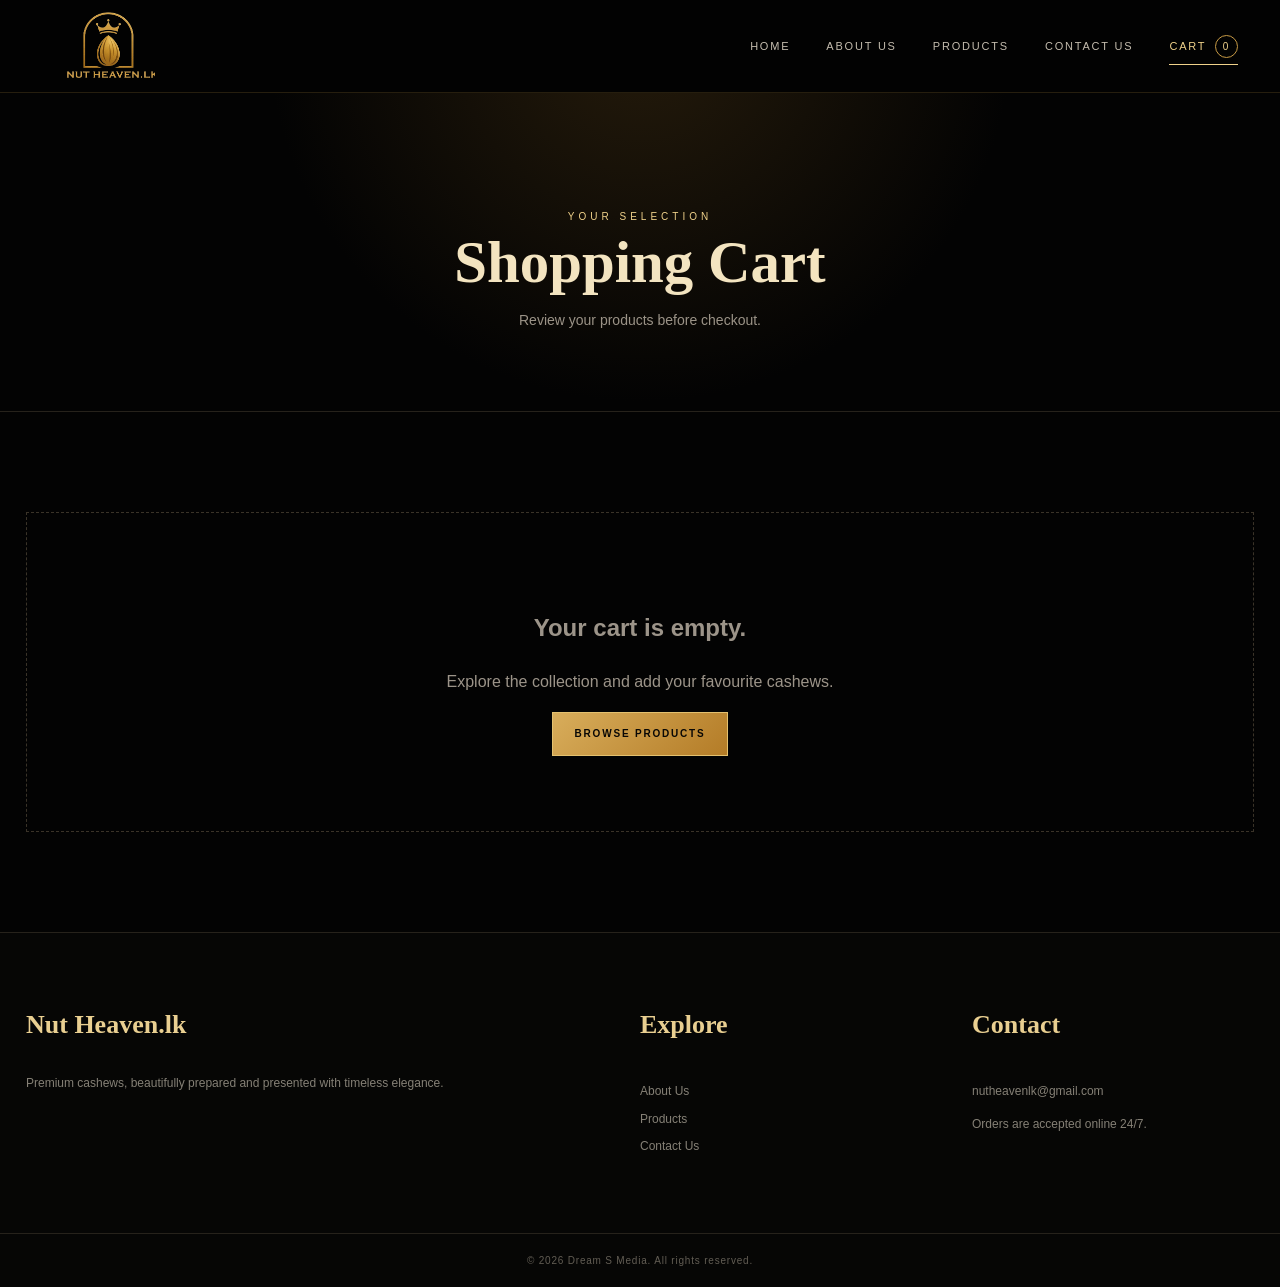
<file: index.html>
<html xmlns="http://www.w3.org/1999/xhtml" lang="en">

<head>
	<meta http-equiv="Content-Type" content="text/html; charset=utf-8" />
	<meta name="description" content="HTTrack is an easy-to-use website mirror utility. It allows you to download a World Wide website from the Internet to a local directory,building recursively all structures, getting html, images, and other files from the server to your computer. Links are rebuiltrelatively so that you can freely browse to the local site (works with any browser). You can mirror several sites together so that you can jump from one toanother. You can, also, update an existing mirror site, or resume an interrupted download. The robot is fully configurable, with an integrated help" />
	<meta name="keywords" content="httrack, HTTRACK, HTTrack, winhttrack, WINHTTRACK, WinHTTrack, offline browser, web mirror utility, aspirateur web, surf offline, web capture, www mirror utility, browse offline, local  site builder, website mirroring, aspirateur www, internet grabber, capture de site web, internet tool, hors connexion, unix, dos, windows 95, windows 98, solaris, ibm580, AIX 4.0, HTS, HTGet, web aspirator, web aspirateur, libre, GPL, GNU, free software" />
	<title>Local index - HTTrack Website Copier</title>
  <!-- Mirror and index made by HTTrack Website Copier/3.50-5 [XR&CO] -->
	<style type="text/css">
	<!--

body {
	margin: 0;  padding: 0;  margin-bottom: 15px;  margin-top: 8px;
	background: #77b;
}
body, td {
	font: 14px "Trebuchet MS", Verdana, Arial, Helvetica, sans-serif;
	}

#subTitle {
	background: #000;  color: #fff;  padding: 4px;  font-weight: bold; 
	}

#siteNavigation a, #siteNavigation .current {
	font-weight: bold;  color: #448;
	}
#siteNavigation a:link    { text-decoration: none; }
#siteNavigation a:visited { text-decoration: none; }

#siteNavigation .current { background-color: #ccd; }

#siteNavigation a:hover   { text-decoration: none;  background-color: #fff;  color: #000; }
#siteNavigation a:active  { text-decoration: none;  background-color: #ccc; }


a:link    { text-decoration: underline;  color: #00f; }
a:visited { text-decoration: underline;  color: #000; }
a:hover   { text-decoration: underline;  color: #c00; }
a:active  { text-decoration: underline; }

#pageContent {
	clear: both;
	border-bottom: 6px solid #000;
	padding: 10px;  padding-top: 20px;
	line-height: 1.65em;
	background-image: url(backblue.gif);
	background-repeat: no-repeat;
	background-position: top right;
	}

#pageContent, #siteNavigation {
	background-color: #ccd;
	}


.imgLeft  { float: left;   margin-right: 10px;  margin-bottom: 10px; }
.imgRight { float: right;  margin-left: 10px;   margin-bottom: 10px; }

hr { height: 1px;  color: #000;  background-color: #000;  margin-bottom: 15px; }

h1 { margin: 0;  font-weight: bold;  font-size: 2em; }
h2 { margin: 0;  font-weight: bold;  font-size: 1.6em; }
h3 { margin: 0;  font-weight: bold;  font-size: 1.3em; }
h4 { margin: 0;  font-weight: bold;  font-size: 1.18em; }

.blak { background-color: #000; }
.hide { display: none; }
.tableWidth { min-width: 400px; }

.tblRegular       { border-collapse: collapse; }
.tblRegular td    { padding: 6px;  background-image: url(fade.gif);  border: 2px solid #99c; }
.tblHeaderColor, .tblHeaderColor td { background: #99c; }
.tblNoBorder td   { border: 0; }


// -->
</style>

</head>

<body>
<table width="76%" border="0" align="center" cellspacing="0" cellpadding="3" class="tableWidth">
	<tr>
	<td id="subTitle">HTTrack Website Copier - Open Source offline browser</td>
	</tr>
</table>
<table width="76%" border="0" align="center" cellspacing="0" cellpadding="0" class="tableWidth">
<tr class="blak">
<td>
	<table width="100%" border="0" align="center" cellspacing="1" cellpadding="0">
	<tr>
	<td colspan="6"> 
		<table width="100%" border="0" align="center" cellspacing="0" cellpadding="10">
		<tr> 
		<td id="pageContent"> 
<!-- ==================== End prologue ==================== -->

<H1 ALIGN=Center>Index of locally available sites:</H1>
	<TABLE BORDER="0" WIDTH="100%" CELLSPACING="1" CELLPADDING="0">
		<TR>
			<TD BACKGROUND="fade.gif">
				&middot;
					<A HREF="localhost/NutHeavenlk/cart.html">
						Your Cart | Nut Heaven.lk
					</A>		
			</TD>
		</TR>
	</TABLE>
	<BR>
	<BR>
	<BR>
  	<H6 ALIGN="RIGHT">
	<I>Mirror and index made by HTTrack Website Copier [XR&amp;CO]</I>
	</H6>
	<!-- Mirror and index made by HTTrack Website Copier/3.50-5 [XR&CO] -->
	<!-- Thanks for using HTTrack Website Copier! -->
	<meta HTTP-EQUIV="Refresh" CONTENT="0; URL=localhost/NutHeavenlk/cart.html">


<!-- ==================== Start epilogue ==================== -->
		</td>
		</tr>
		</table>
	</td>
	</tr>
	</table>
</td>
</tr>
</table>

<table width="76%" border="0" align="center" valign="bottom" cellspacing="0" cellpadding="0">
	<tr>
	<td id="footer"><small>&copy; 1998 Xavier Roche &amp; other contributors - Web Design: Leto Kauler.</small></td>
	</tr>
</table>

</body>

</html>
</file>
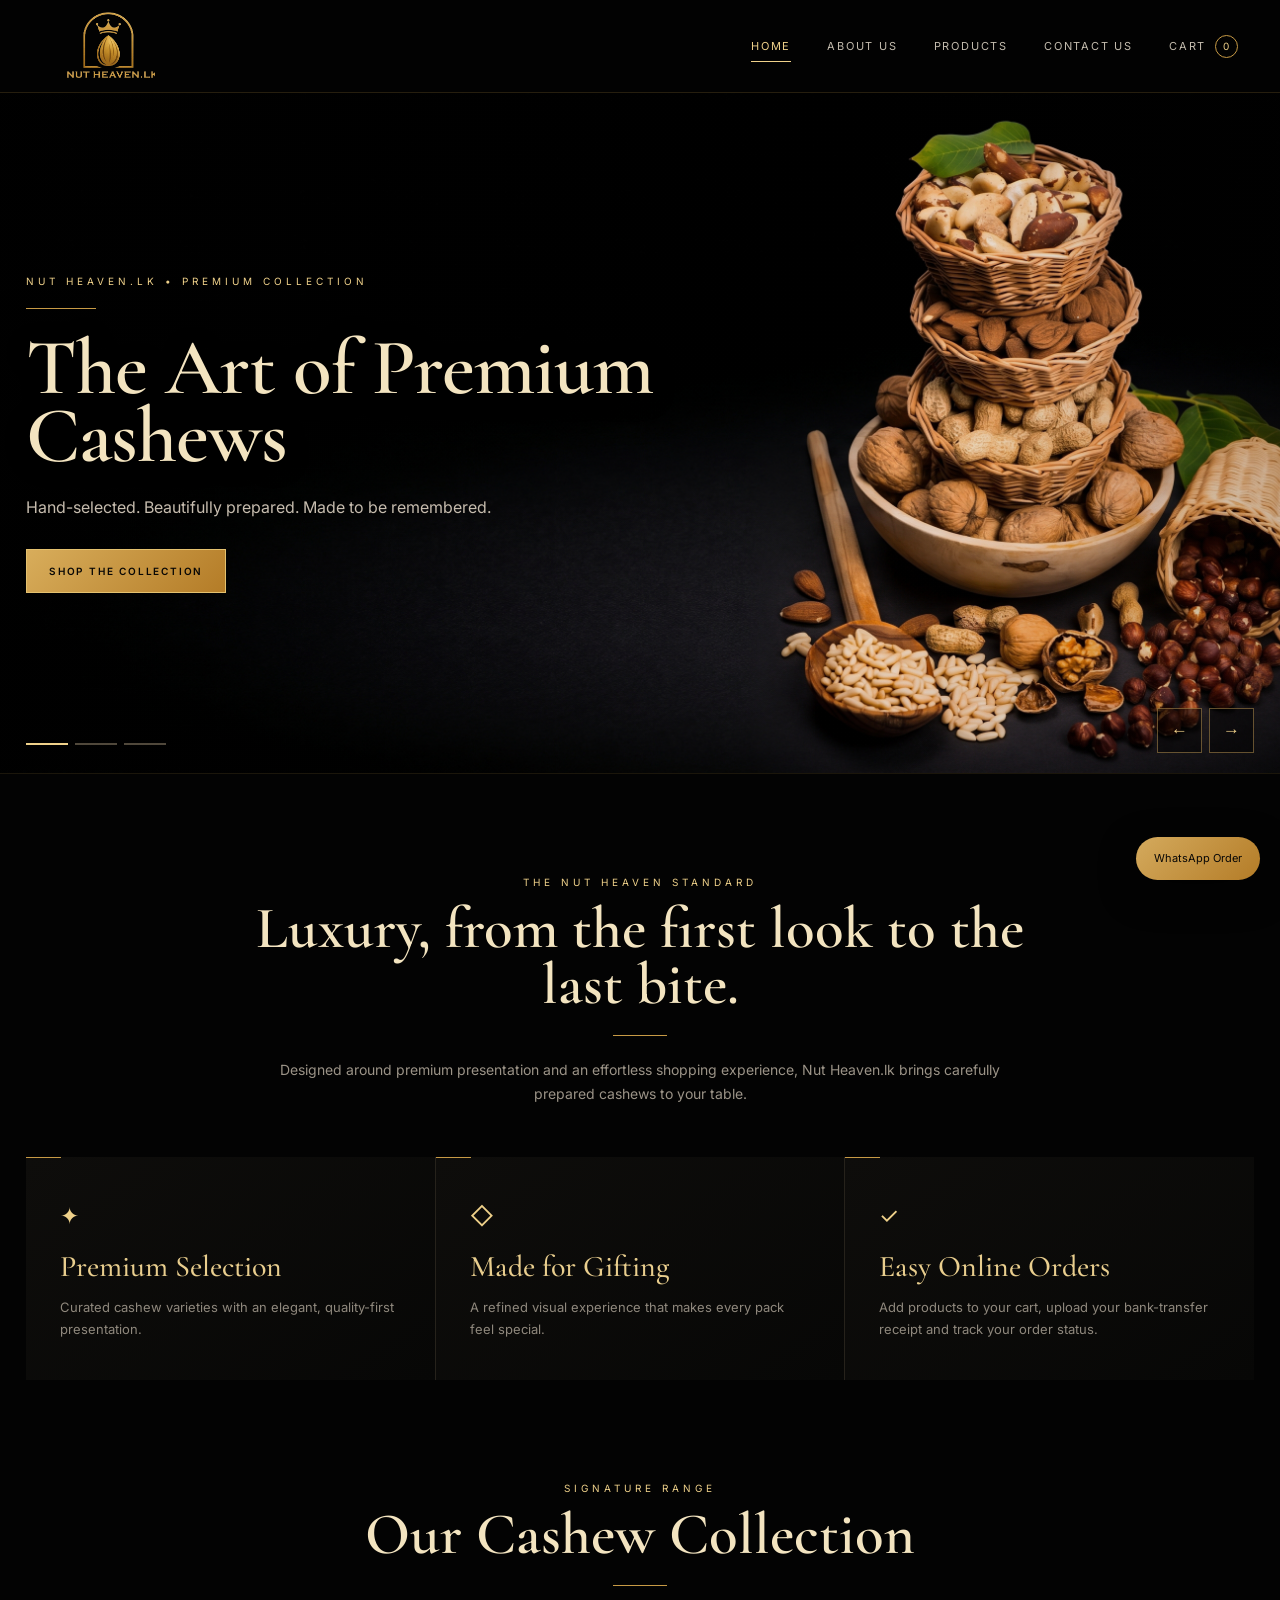
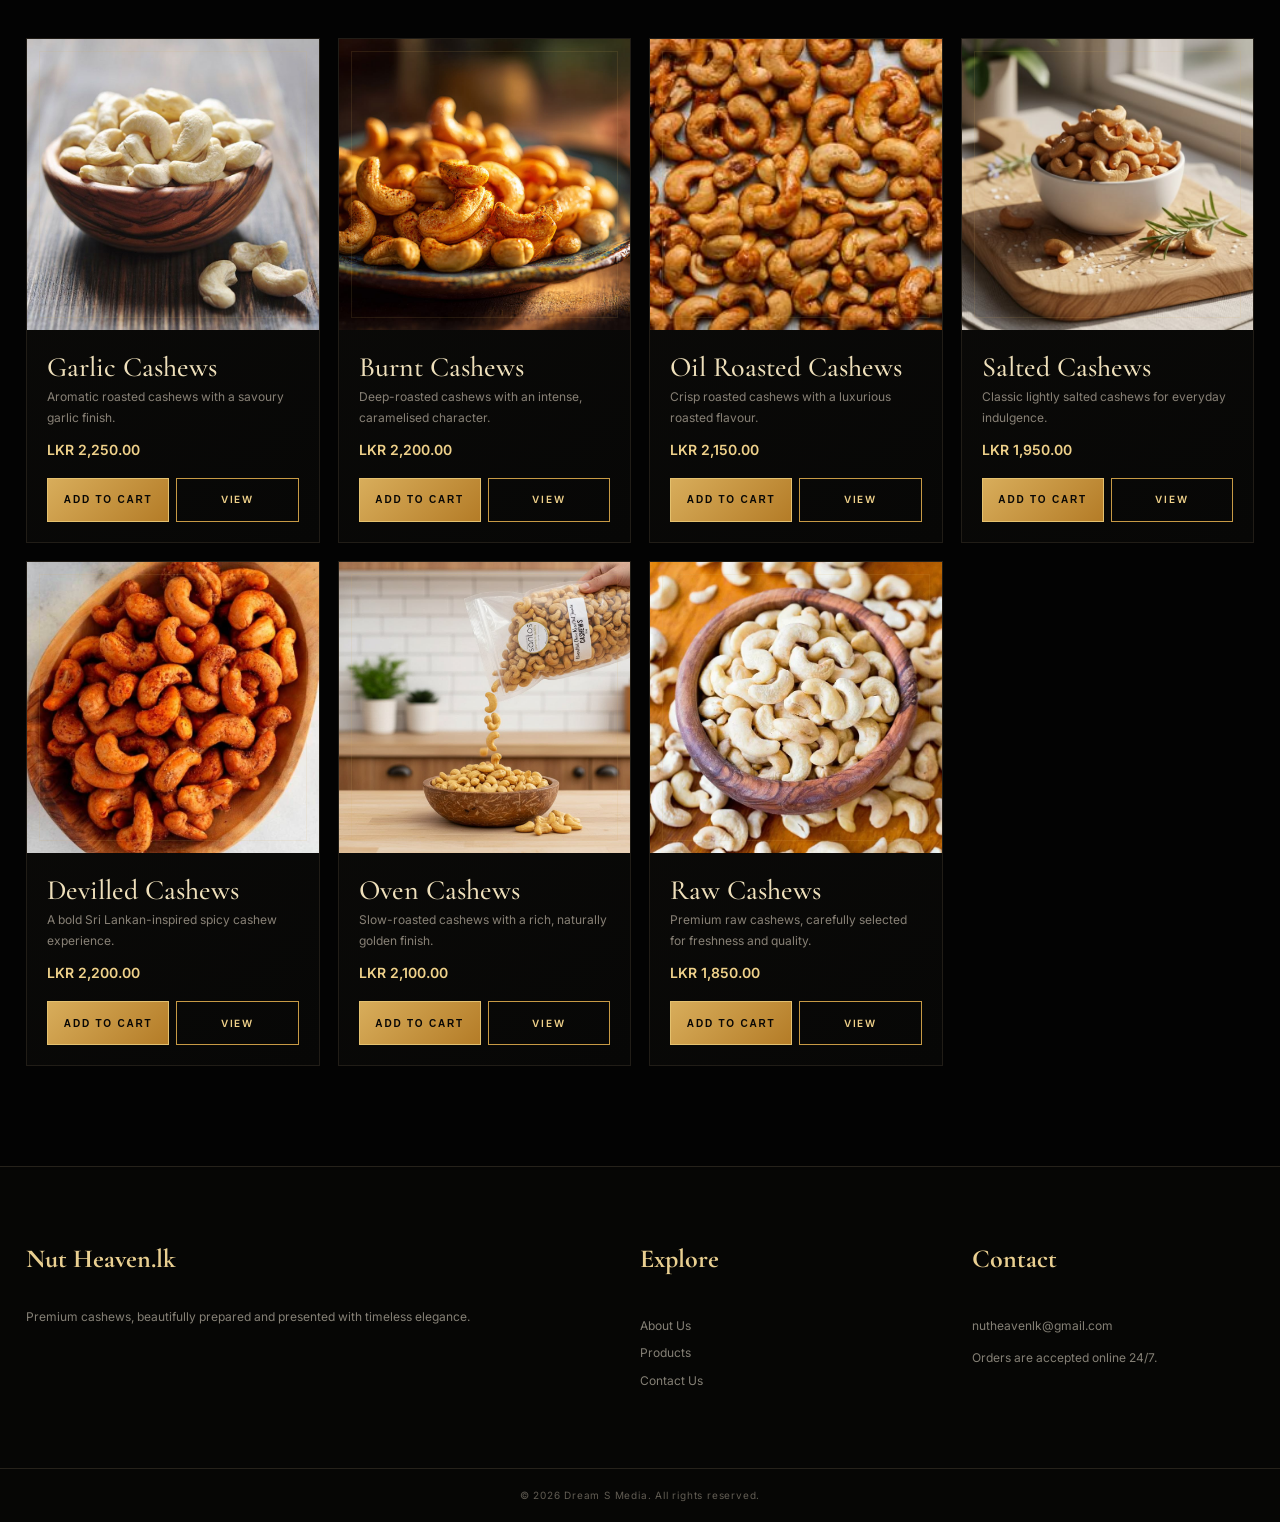
<file: localhost/NutHeavenlk/index.html>
<!doctype html>
<html lang="en">

<!-- Mirrored from http://localhost/NutHeavenlk/index.php by HTTrack Website Copier/3.x [XR&CO], Tue, 06 Oct 2026 18:51:25 GMT -->
<!-- Added by HTTrack --><meta http-equiv="content-type" content="text/html;charset=UTF-8" /><!-- /Added by HTTrack -->
<head>
<meta charset="utf-8">
<meta name="viewport" content="width=device-width,initial-scale=1">
<title>Nut Heaven.lk | Premium Cashews</title>
<meta name="description" content="Premium cashews from Nut Heaven.lk. Shop our signature Sri Lankan cashew collection.">
<link rel="stylesheet" href="assets/css/style.css">
</head>
<body>
<header class="site-header">
  <div class="nav-wrap">
    <a class="brand" href="index.html"><img src="assets/images/logo-premium.png" alt="Nut Heaven.lk logo"></a>
    <button class="menu-toggle" aria-label="Open menu">☰</button>
    <nav class="main-nav">
      <a class="active" href="index.html">Home</a>
      <a class="" href="about.html">About Us</a>
      <a class="" href="products.html">Products</a>
      <a class="" href="contact.html">Contact Us</a>
      <a class="cart-link " href="cart.html">Cart <span>0</span></a>
    </nav>
  </div>
</header>
<main>
<section class="hero"><div class="slides">
<div class="slide active" style="background-image:url('assets/images/banners/banner-1.jpg')"><div class="slide-content"><div class="eyebrow">Nut Heaven.lk • Premium Collection</div><div class="hero-rule"></div><h1>The Art of Premium Cashews</h1><p>Hand-selected. Beautifully prepared. Made to be remembered.</p><a class="btn gold" href="products.html">Shop the Collection</a></div></div>
<div class="slide " style="background-image:url('assets/images/banners/banner-2.jpg')"><div class="slide-content"><div class="eyebrow">Nut Heaven.lk • Premium Collection</div><div class="hero-rule"></div><h1>A Little Luxury in Every Bite</h1><p>Discover our signature roasted, seasoned and classic cashew range.</p><a class="btn gold" href="products.html">Shop the Collection</a></div></div>
<div class="slide " style="background-image:url('assets/images/banners/banner-3.jpg')"><div class="slide-content"><div class="eyebrow">Nut Heaven.lk • Premium Collection</div><div class="hero-rule"></div><h1>Crafted for Your Table</h1><p>Premium Sri Lankan cashews, presented with timeless elegance.</p><a class="btn gold" href="products.html">Shop the Collection</a></div></div>
<div class="slider-nav"><button class="dot active" aria-label="Slide 1"></button><button class="dot " aria-label="Slide 2"></button><button class="dot " aria-label="Slide 3"></button></div>
<div class="slider-arrows"><button data-prev aria-label="Previous">←</button><button data-next aria-label="Next">→</button></div></div></section>
<section class="section">
<div class="section-head"><div class="eyebrow">The Nut Heaven Standard</div><h2>Luxury, from the first look to the last bite.</h2><div class="gold-line"></div><p>Designed around premium presentation and an effortless shopping experience, Nut Heaven.lk brings carefully prepared cashews to your table.</p></div>
<div class="feature-grid">
<div class="feature-card"><div class="icon">✦</div><h3>Premium Selection</h3><p>Curated cashew varieties with an elegant, quality-first presentation.</p></div>
<div class="feature-card"><div class="icon">◇</div><h3>Made for Gifting</h3><p>A refined visual experience that makes every pack feel special.</p></div>
<div class="feature-card"><div class="icon">✓</div><h3>Easy Online Orders</h3><p>Add products to your cart, upload your bank-transfer receipt and track your order status.</p></div>
</div>
</section>

<section class="section" style="padding-top:0">
<div class="section-head"><div class="eyebrow">Signature Range</div><h2>Our Cashew Collection</h2><div class="gold-line"></div></div>
<div class="product-grid">
<article class="product-card"><a href="product8803.html?id=7"><div class="product-image"><img src="assets/images/products/garlic-cashews.jpg" alt="Garlic Cashews"></div></a><div class="product-info"><h3>Garlic Cashews</h3><p>Aromatic roasted cashews with a savoury garlic finish.</p><div class="price">LKR 2,250.00</div><div class="product-actions"><button class="btn gold" data-add-cart="7">Add to Cart</button><a class="btn" href="product8803.html?id=7">View</a></div></div></article><article class="product-card"><a href="product3a9f.html?id=6"><div class="product-image"><img src="assets/images/products/burnt-cashews.jpg" alt="Burnt Cashews"></div></a><div class="product-info"><h3>Burnt Cashews</h3><p>Deep-roasted cashews with an intense, caramelised character.</p><div class="price">LKR 2,200.00</div><div class="product-actions"><button class="btn gold" data-add-cart="6">Add to Cart</button><a class="btn" href="product3a9f.html?id=6">View</a></div></div></article><article class="product-card"><a href="productd61c.html?id=5"><div class="product-image"><img src="assets/images/products/oil-roasted-cashews.jpg" alt="Oil Roasted Cashews"></div></a><div class="product-info"><h3>Oil Roasted Cashews</h3><p>Crisp roasted cashews with a luxurious roasted flavour.</p><div class="price">LKR 2,150.00</div><div class="product-actions"><button class="btn gold" data-add-cart="5">Add to Cart</button><a class="btn" href="productd61c.html?id=5">View</a></div></div></article><article class="product-card"><a href="productdcfd.html?id=4"><div class="product-image"><img src="assets/images/products/salted-cashews.jpg" alt="Salted Cashews"></div></a><div class="product-info"><h3>Salted Cashews</h3><p>Classic lightly salted cashews for everyday indulgence.</p><div class="price">LKR 1,950.00</div><div class="product-actions"><button class="btn gold" data-add-cart="4">Add to Cart</button><a class="btn" href="productdcfd.html?id=4">View</a></div></div></article><article class="product-card"><a href="productd708.html?id=3"><div class="product-image"><img src="assets/images/products/devilled-cashews.jpg" alt="Devilled Cashews"></div></a><div class="product-info"><h3>Devilled Cashews</h3><p>A bold Sri Lankan-inspired spicy cashew experience.</p><div class="price">LKR 2,200.00</div><div class="product-actions"><button class="btn gold" data-add-cart="3">Add to Cart</button><a class="btn" href="productd708.html?id=3">View</a></div></div></article><article class="product-card"><a href="product0b30.html?id=2"><div class="product-image"><img src="assets/images/products/oven-cashews.jpg" alt="Oven Cashews"></div></a><div class="product-info"><h3>Oven Cashews</h3><p>Slow-roasted cashews with a rich, naturally golden finish.</p><div class="price">LKR 2,100.00</div><div class="product-actions"><button class="btn gold" data-add-cart="2">Add to Cart</button><a class="btn" href="product0b30.html?id=2">View</a></div></div></article><article class="product-card"><a href="product681a.html?id=1"><div class="product-image"><img src="assets/images/products/raw-cashews.jpg" alt="Raw Cashews"></div></a><div class="product-info"><h3>Raw Cashews</h3><p>Premium raw cashews, carefully selected for freshness and quality.</p><div class="price">LKR 1,850.00</div><div class="product-actions"><button class="btn gold" data-add-cart="1">Add to Cart</button><a class="btn" href="product681a.html?id=1">View</a></div></div></article></div>
</section>
<a class="whatsapp" href="https://wa.me/?text=Hello%20Nut%20Heaven.lk%2C%20I%20would%20like%20to%20order%20cashews." target="_blank">WhatsApp Order</a>

</main>
<footer class="footer">
  <div class="footer-grid">
    <div><h3>Nut Heaven.lk</h3><p>Premium cashews, beautifully prepared and presented with timeless elegance.</p></div>
    <div><h4>Explore</h4><a href="about.html">About Us</a><a href="products.html">Products</a><a href="contact.html">Contact Us</a></div>
    <div><h4>Contact</h4><a href="mailto:nutheavenlk@gmail.com">nutheavenlk@gmail.com</a><p>Orders are accepted online 24/7.</p></div>
  </div>
  <div class="footer-bottom">© 2026 Dream S Media. All rights reserved.</div>
</footer>
<script src="assets/js/app.js"></script>
</body>
<!-- Mirrored from http://localhost/NutHeavenlk/index.php by HTTrack Website Copier/3.x [XR&CO], Tue, 06 Oct 2026 18:51:50 GMT -->
</html>
</file>
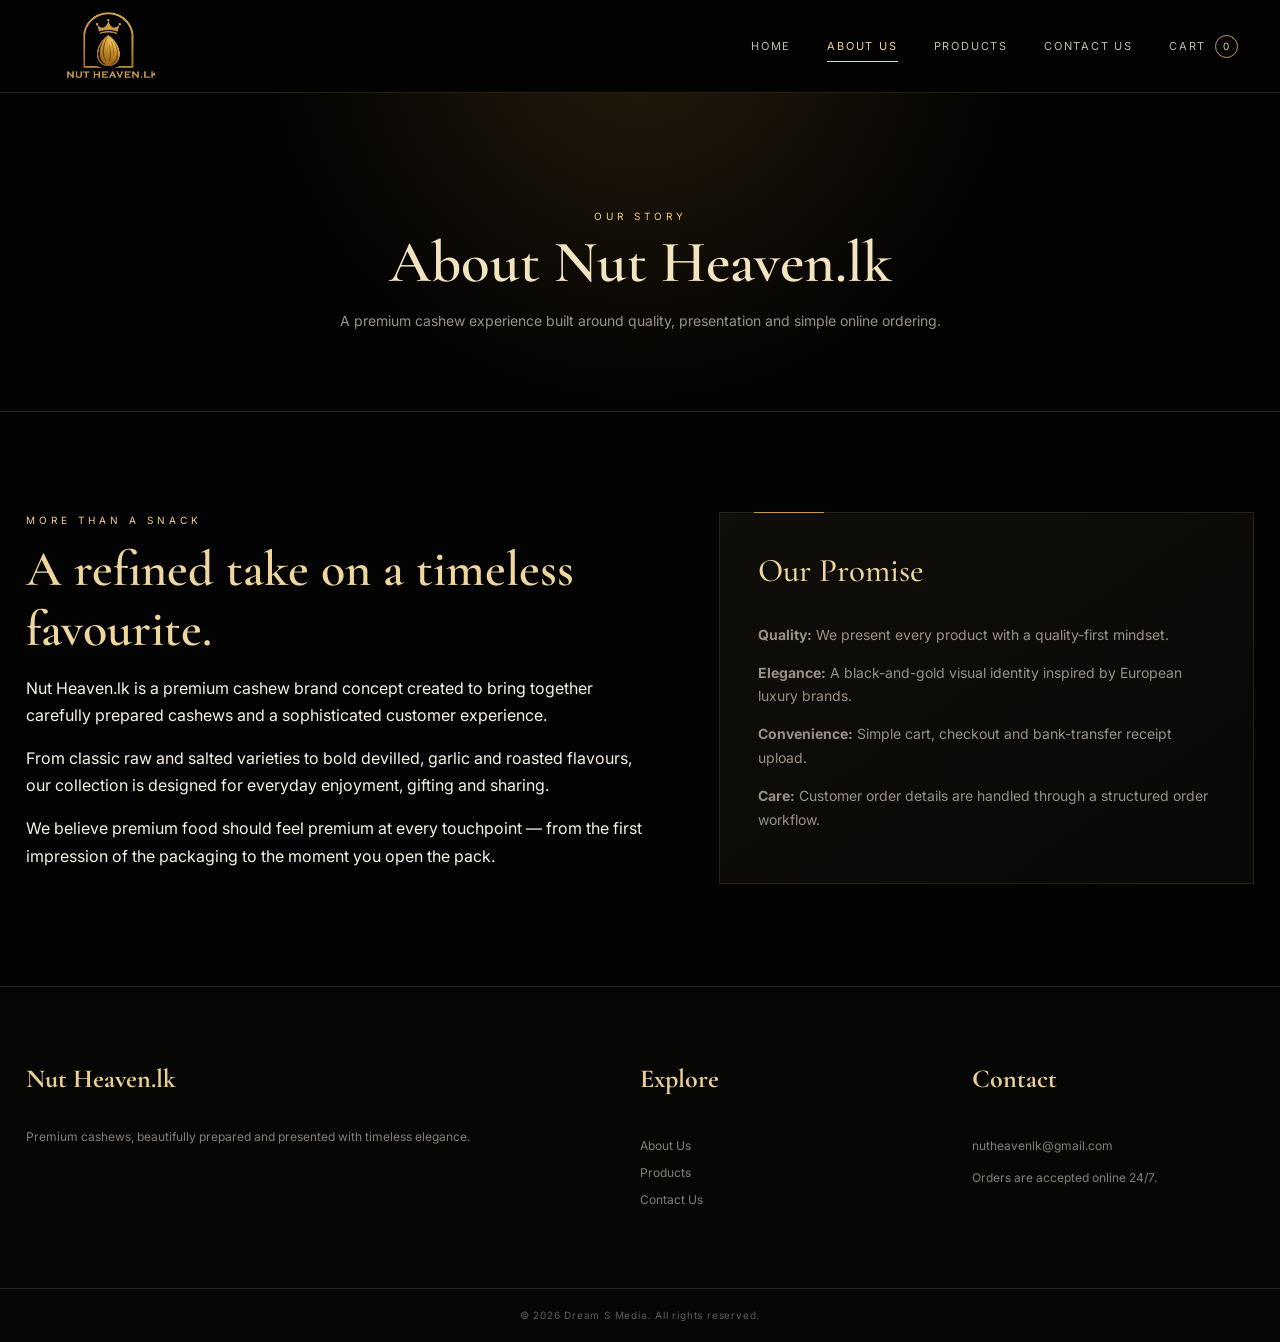
<file: localhost/NutHeavenlk/about.html>
<!doctype html>
<html lang="en">

<!-- Mirrored from http://localhost/NutHeavenlk/about.php by HTTrack Website Copier/3.x [XR&CO], Tue, 06 Oct 2026 18:51:56 GMT -->
<!-- Added by HTTrack --><meta http-equiv="content-type" content="text/html;charset=UTF-8" /><!-- /Added by HTTrack -->
<head>
<meta charset="utf-8">
<meta name="viewport" content="width=device-width,initial-scale=1">
<title>About Us | Nut Heaven.lk</title>
<meta name="description" content="Premium cashews by Nut Heaven.lk">
<link rel="stylesheet" href="assets/css/style.css">
</head>
<body>
<header class="site-header">
  <div class="nav-wrap">
    <a class="brand" href="index.html"><img src="assets/images/logo-premium.png" alt="Nut Heaven.lk logo"></a>
    <button class="menu-toggle" aria-label="Open menu">☰</button>
    <nav class="main-nav">
      <a class="" href="index.html">Home</a>
      <a class="active" href="about.html">About Us</a>
      <a class="" href="products.html">Products</a>
      <a class="" href="contact.html">Contact Us</a>
      <a class="cart-link " href="cart.html">Cart <span>0</span></a>
    </nav>
  </div>
</header>
<main>
<section class="page-hero"><div class="eyebrow">Our Story</div><h1>About Nut Heaven.lk</h1><p>A premium cashew experience built around quality, presentation and simple online ordering.</p></section>
<section class="section"><div class="two-col">
<div><div class="eyebrow">More than a snack</div><h2 style="font:600 50px 'Cormorant Garamond',serif;color:#efd69c;margin:10px 0">A refined take on a timeless favourite.</h2>
<p>Nut Heaven.lk is a premium cashew brand concept created to bring together carefully prepared cashews and a sophisticated customer experience.</p>
<p>From classic raw and salted varieties to bold devilled, garlic and roasted flavours, our collection is designed for everyday enjoyment, gifting and sharing.</p>
<p>We believe premium food should feel premium at every touchpoint — from the first impression of the packaging to the moment you open the pack.</p></div>
<div class="luxury-panel"><h3>Our Promise</h3><p><strong>Quality:</strong> We present every product with a quality-first mindset.</p><p><strong>Elegance:</strong> A black-and-gold visual identity inspired by European luxury brands.</p><p><strong>Convenience:</strong> Simple cart, checkout and bank-transfer receipt upload.</p><p><strong>Care:</strong> Customer order details are handled through a structured order workflow.</p></div>
</div></section>

</main>
<footer class="footer">
  <div class="footer-grid">
    <div><h3>Nut Heaven.lk</h3><p>Premium cashews, beautifully prepared and presented with timeless elegance.</p></div>
    <div><h4>Explore</h4><a href="about.html">About Us</a><a href="products.html">Products</a><a href="contact.html">Contact Us</a></div>
    <div><h4>Contact</h4><a href="mailto:nutheavenlk@gmail.com">nutheavenlk@gmail.com</a><p>Orders are accepted online 24/7.</p></div>
  </div>
  <div class="footer-bottom">© 2026 Dream S Media. All rights reserved.</div>
</footer>
<script src="assets/js/app.js"></script>
</body>
<!-- Mirrored from http://localhost/NutHeavenlk/about.php by HTTrack Website Copier/3.x [XR&CO], Tue, 06 Oct 2026 18:51:56 GMT -->
</html>
</file>
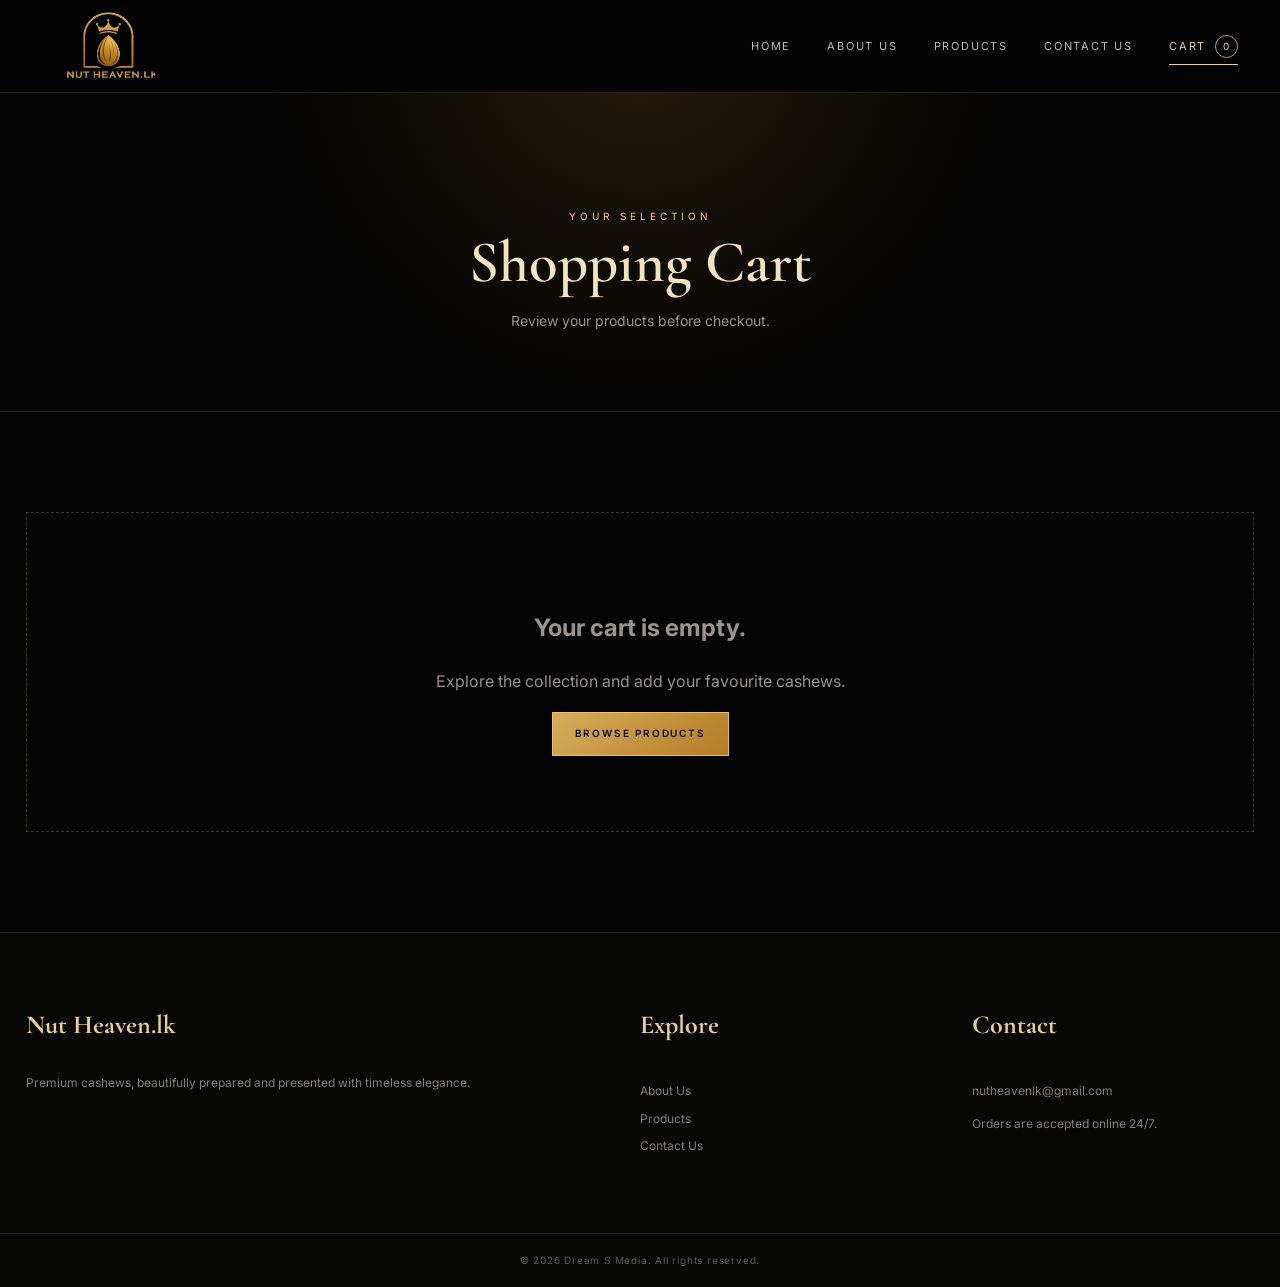
<file: localhost/NutHeavenlk/cart.html>
<!doctype html>
<html lang="en">

<!-- Mirrored from http://localhost/NutHeavenlk/cart.php by HTTrack Website Copier/3.x [XR&CO], Tue, 06 Oct 2026 18:51:23 GMT -->
<!-- Added by HTTrack --><meta http-equiv="content-type" content="text/html;charset=UTF-8" /><!-- /Added by HTTrack -->
<head>
<meta charset="utf-8">
<meta name="viewport" content="width=device-width,initial-scale=1">
<title>Your Cart | Nut Heaven.lk</title>
<meta name="description" content="Premium cashews by Nut Heaven.lk">
<link rel="stylesheet" href="assets/css/style.css">
</head>
<body>
<header class="site-header">
  <div class="nav-wrap">
    <a class="brand" href="index.html"><img src="assets/images/logo-premium.png" alt="Nut Heaven.lk logo"></a>
    <button class="menu-toggle" aria-label="Open menu">☰</button>
    <nav class="main-nav">
      <a class="" href="index.html">Home</a>
      <a class="" href="about.html">About Us</a>
      <a class="" href="products.html">Products</a>
      <a class="" href="contact.html">Contact Us</a>
      <a class="cart-link active" href="cart.html">Cart <span>0</span></a>
    </nav>
  </div>
</header>
<main>
<section class="page-hero"><div class="eyebrow">Your Selection</div><h1>Shopping Cart</h1><p>Review your products before checkout.</p></section>
<section class="section"><div class="empty"><h2>Your cart is empty.</h2><p>Explore the collection and add your favourite cashews.</p><a class="btn gold" href="products.html">Browse Products</a></div></section>
</main>
<footer class="footer">
  <div class="footer-grid">
    <div><h3>Nut Heaven.lk</h3><p>Premium cashews, beautifully prepared and presented with timeless elegance.</p></div>
    <div><h4>Explore</h4><a href="about.html">About Us</a><a href="products.html">Products</a><a href="contact.html">Contact Us</a></div>
    <div><h4>Contact</h4><a href="mailto:nutheavenlk@gmail.com">nutheavenlk@gmail.com</a><p>Orders are accepted online 24/7.</p></div>
  </div>
  <div class="footer-bottom">© 2026 Dream S Media. All rights reserved.</div>
</footer>
<script src="assets/js/app.js"></script>
</body>
<!-- Mirrored from http://localhost/NutHeavenlk/cart.php by HTTrack Website Copier/3.x [XR&CO], Tue, 06 Oct 2026 18:51:24 GMT -->
</html>
</file>
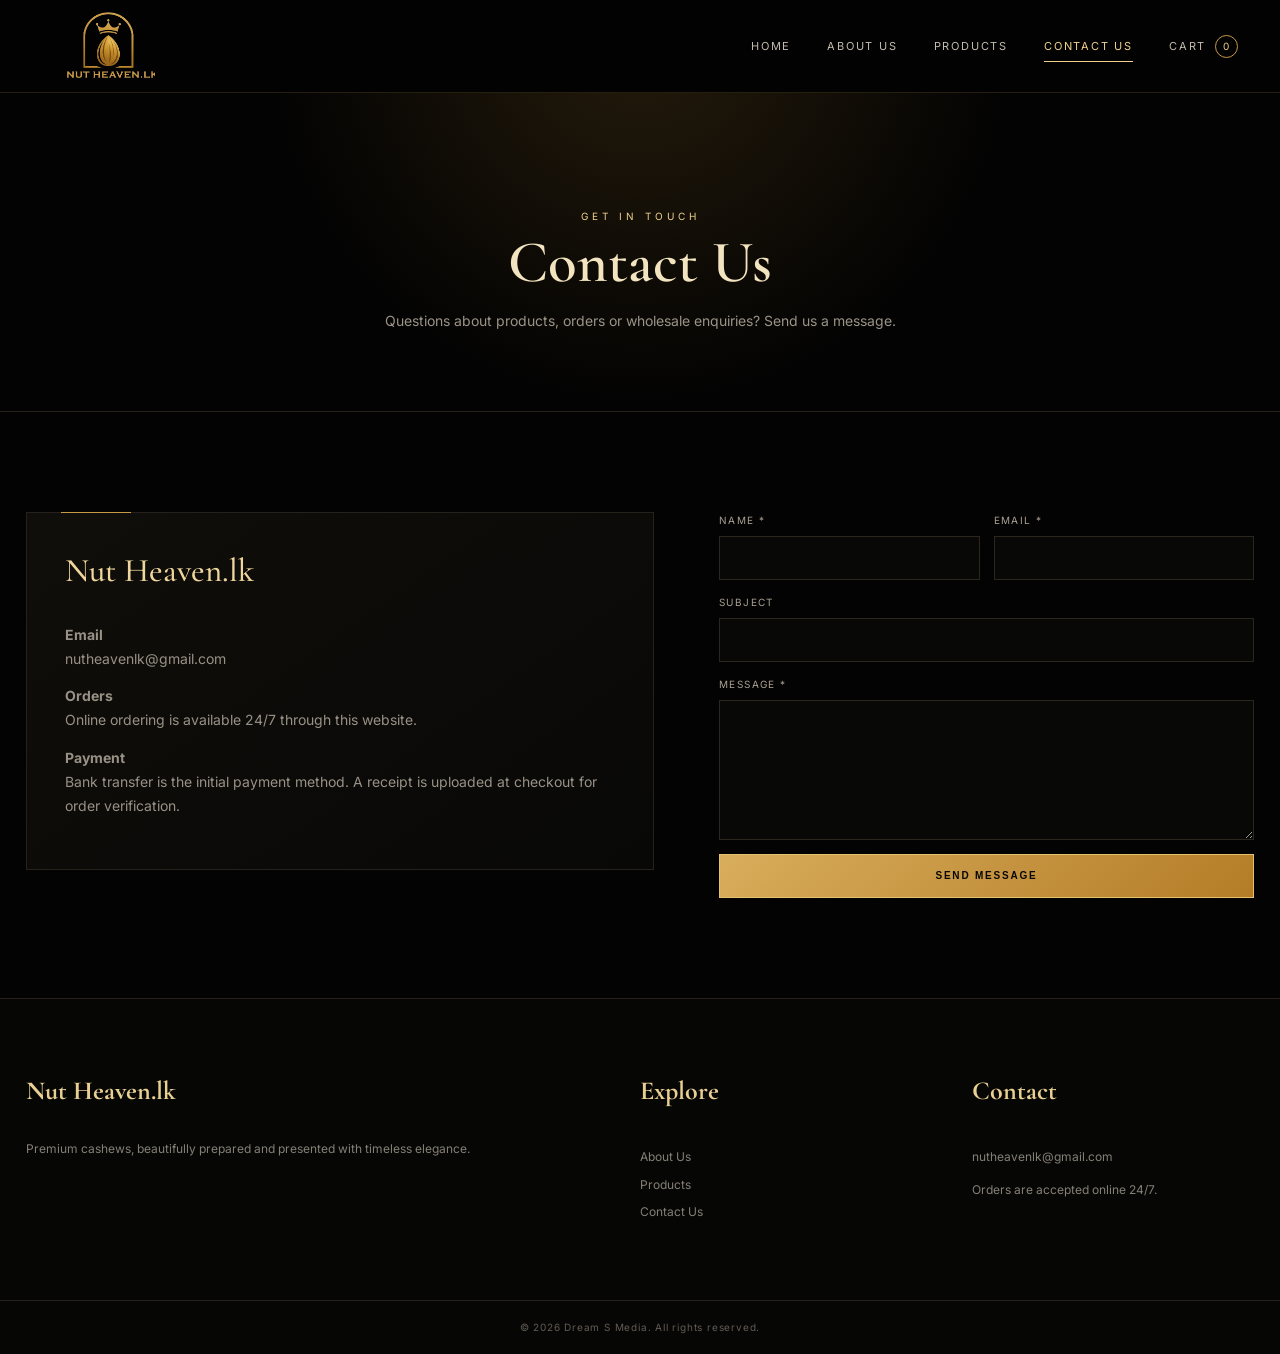
<file: localhost/NutHeavenlk/contact.html>
<!doctype html>
<html lang="en">

<!-- Mirrored from http://localhost/NutHeavenlk/contact.php by HTTrack Website Copier/3.x [XR&CO], Tue, 06 Oct 2026 18:51:56 GMT -->
<!-- Added by HTTrack --><meta http-equiv="content-type" content="text/html;charset=UTF-8" /><!-- /Added by HTTrack -->
<head>
<meta charset="utf-8">
<meta name="viewport" content="width=device-width,initial-scale=1">
<title>Contact Us | Nut Heaven.lk</title>
<meta name="description" content="Premium cashews by Nut Heaven.lk">
<link rel="stylesheet" href="assets/css/style.css">
</head>
<body>
<header class="site-header">
  <div class="nav-wrap">
    <a class="brand" href="index.html"><img src="assets/images/logo-premium.png" alt="Nut Heaven.lk logo"></a>
    <button class="menu-toggle" aria-label="Open menu">☰</button>
    <nav class="main-nav">
      <a class="" href="index.html">Home</a>
      <a class="" href="about.html">About Us</a>
      <a class="" href="products.html">Products</a>
      <a class="active" href="contact.html">Contact Us</a>
      <a class="cart-link " href="cart.html">Cart <span>0</span></a>
    </nav>
  </div>
</header>
<main>
<section class="page-hero"><div class="eyebrow">Get in Touch</div><h1>Contact Us</h1><p>Questions about products, orders or wholesale enquiries? Send us a message.</p></section>
<section class="section"><div class="two-col"><div class="luxury-panel"><h3>Nut Heaven.lk</h3><p><strong>Email</strong><br><a href="mailto:nutheavenlk@gmail.com">nutheavenlk@gmail.com</a></p><p><strong>Orders</strong><br>Online ordering is available 24/7 through this website.</p><p><strong>Payment</strong><br>Bank transfer is the initial payment method. A receipt is uploaded at checkout for order verification.</p></div>
<div><form method="post"><input type="hidden" name="csrf" value="c4fdfc2c4b6d2690011d43557f4e43b082b22f7c90269219d0bb61cfe1afc1d9"><div class="form-grid"><div class="field"><label>Name *</label><input name="name" required></div><div class="field"><label>Email *</label><input type="email" name="email" required></div><div class="field full"><label>Subject</label><input name="subject"></div><div class="field full"><label>Message *</label><textarea name="message" rows="7" required></textarea></div><div class="field full"><button class="btn gold" type="submit">Send Message</button></div></div></form></div></div></section>

</main>
<footer class="footer">
  <div class="footer-grid">
    <div><h3>Nut Heaven.lk</h3><p>Premium cashews, beautifully prepared and presented with timeless elegance.</p></div>
    <div><h4>Explore</h4><a href="about.html">About Us</a><a href="products.html">Products</a><a href="contact.html">Contact Us</a></div>
    <div><h4>Contact</h4><a href="mailto:nutheavenlk@gmail.com">nutheavenlk@gmail.com</a><p>Orders are accepted online 24/7.</p></div>
  </div>
  <div class="footer-bottom">© 2026 Dream S Media. All rights reserved.</div>
</footer>
<script src="assets/js/app.js"></script>
</body>
<!-- Mirrored from http://localhost/NutHeavenlk/contact.php by HTTrack Website Copier/3.x [XR&CO], Tue, 06 Oct 2026 18:51:56 GMT -->
</html>
</file>
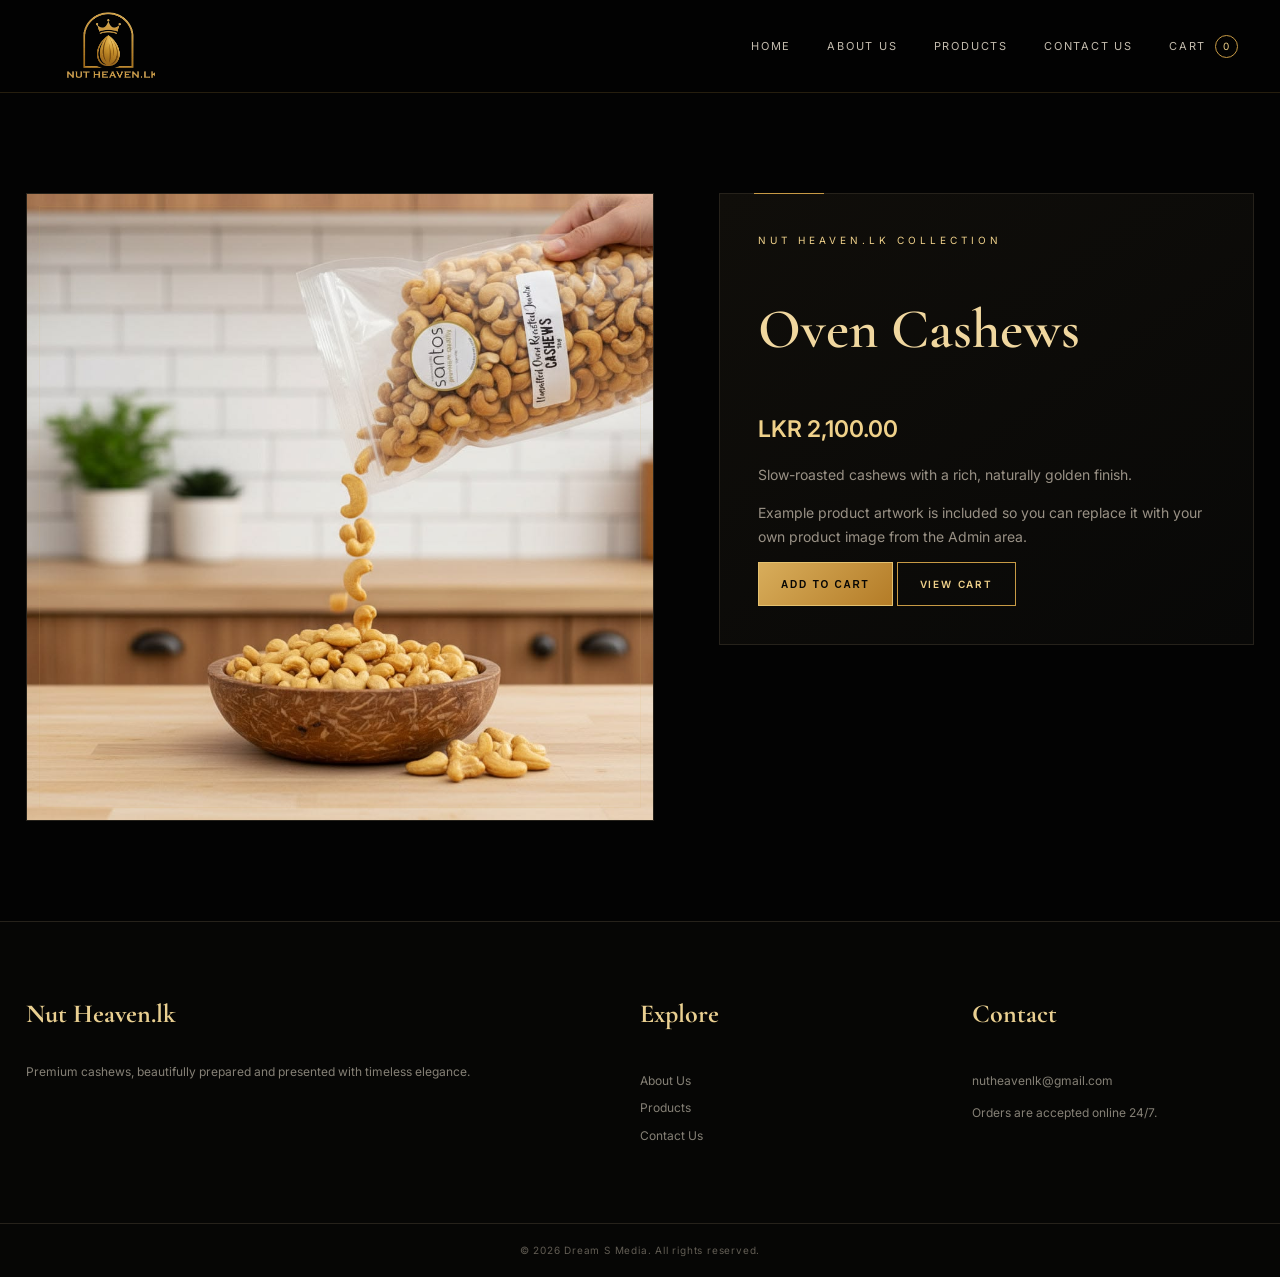
<file: localhost/NutHeavenlk/product0b30.html>
<!doctype html>
<html lang="en">

<!-- Mirrored from http://localhost/NutHeavenlk/product.php?id=2 by HTTrack Website Copier/3.x [XR&CO], Tue, 06 Oct 2026 19:03:14 GMT -->
<!-- Added by HTTrack --><meta http-equiv="content-type" content="text/html;charset=UTF-8" /><!-- /Added by HTTrack -->
<head>
<meta charset="utf-8">
<meta name="viewport" content="width=device-width,initial-scale=1">
<title>Nut Heaven.lk</title>
<meta name="description" content="Premium cashews by Nut Heaven.lk">
<link rel="stylesheet" href="assets/css/style.css">
</head>
<body>
<header class="site-header">
  <div class="nav-wrap">
    <a class="brand" href="index.html"><img src="assets/images/logo-premium.png" alt="Nut Heaven.lk logo"></a>
    <button class="menu-toggle" aria-label="Open menu">☰</button>
    <nav class="main-nav">
      <a class="" href="index.html">Home</a>
      <a class="" href="about.html">About Us</a>
      <a class="" href="products.html">Products</a>
      <a class="" href="contact.html">Contact Us</a>
      <a class="cart-link " href="cart.html">Cart <span>0</span></a>
    </nav>
  </div>
</header>
<main>
<section class="section"><div class="two-col">
<div class="product-image" style="border:1px solid var(--line)"><img src="assets/images/products/oven-cashews.jpg" alt="Oven Cashews"></div>
<div class="luxury-panel"><div class="eyebrow">Nut Heaven.lk Collection</div><h1 style="font:600 56px 'Cormorant Garamond',serif;color:#f0d79f">Oven Cashews</h1><div class="price" style="font-size:23px">LKR 2,100.00</div><p>Slow-roasted cashews with a rich, naturally golden finish.</p><p class="small">Example product artwork is included so you can replace it with your own product image from the Admin area.</p><button class="btn gold" data-add-cart="2">Add to Cart</button> <a class="btn" href="cart.html">View Cart</a></div>
</div></section>

</main>
<footer class="footer">
  <div class="footer-grid">
    <div><h3>Nut Heaven.lk</h3><p>Premium cashews, beautifully prepared and presented with timeless elegance.</p></div>
    <div><h4>Explore</h4><a href="about.html">About Us</a><a href="products.html">Products</a><a href="contact.html">Contact Us</a></div>
    <div><h4>Contact</h4><a href="mailto:nutheavenlk@gmail.com">nutheavenlk@gmail.com</a><p>Orders are accepted online 24/7.</p></div>
  </div>
  <div class="footer-bottom">© 2026 Dream S Media. All rights reserved.</div>
</footer>
<script src="assets/js/app.js"></script>
</body>
<!-- Mirrored from http://localhost/NutHeavenlk/product.php?id=2 by HTTrack Website Copier/3.x [XR&CO], Tue, 06 Oct 2026 19:03:14 GMT -->
</html>
</file>
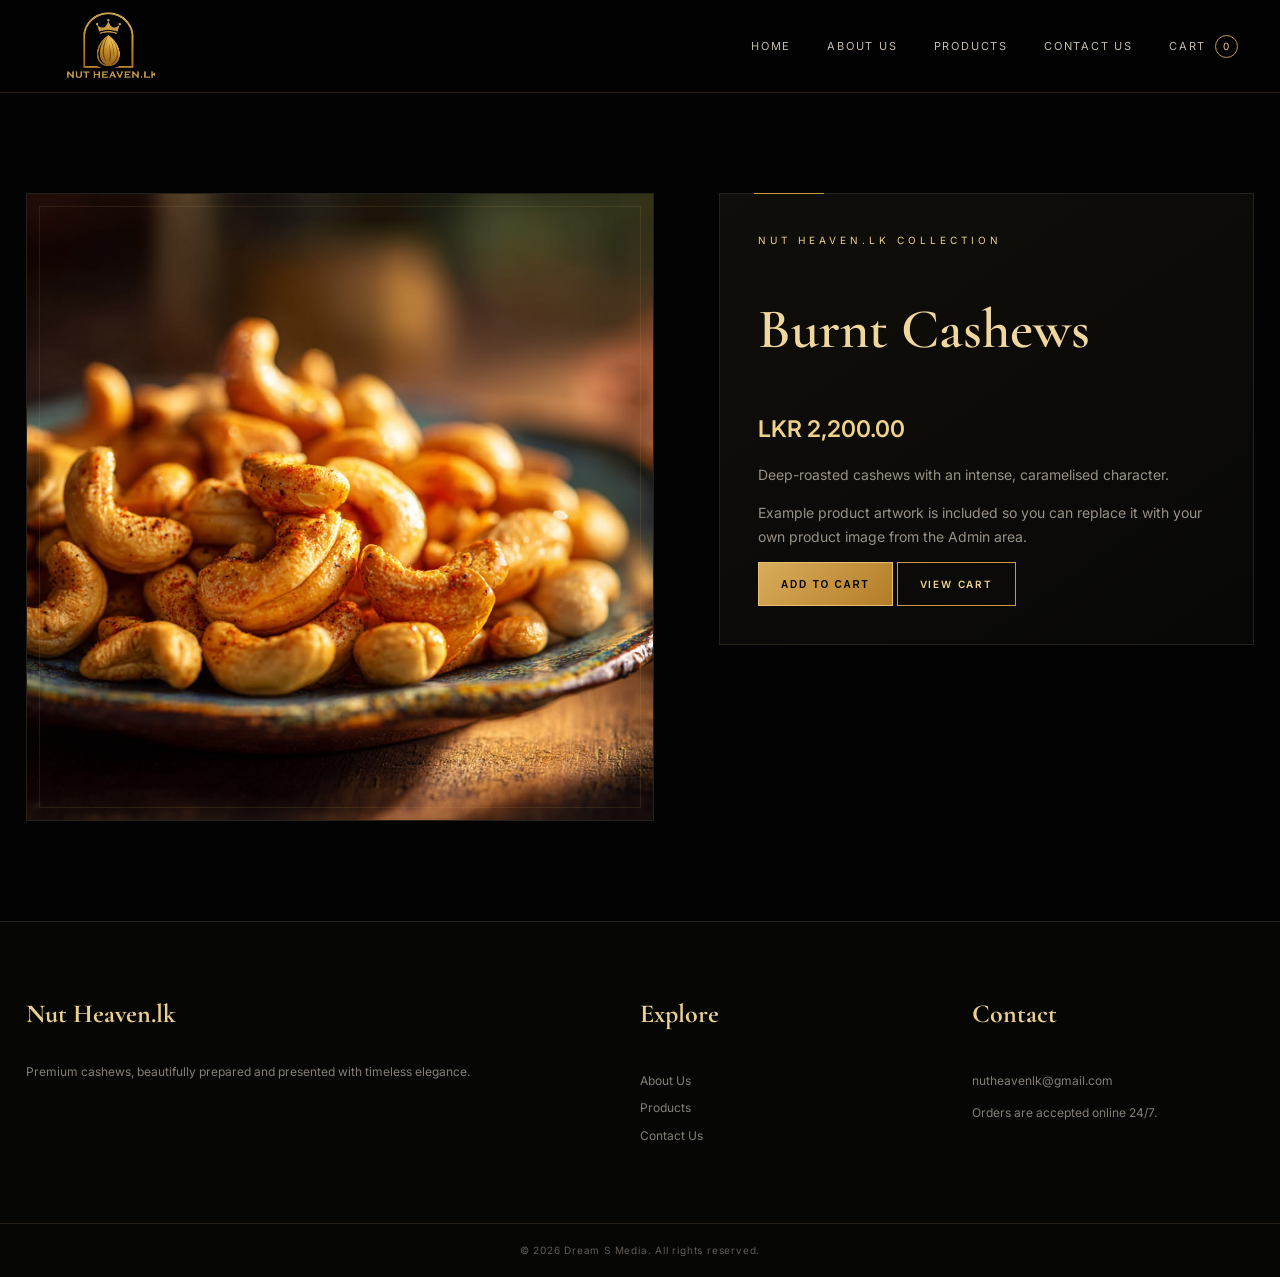
<file: localhost/NutHeavenlk/product3a9f.html>
<!doctype html>
<html lang="en">

<!-- Mirrored from http://localhost/NutHeavenlk/product.php?id=6 by HTTrack Website Copier/3.x [XR&CO], Tue, 06 Oct 2026 19:03:13 GMT -->
<!-- Added by HTTrack --><meta http-equiv="content-type" content="text/html;charset=UTF-8" /><!-- /Added by HTTrack -->
<head>
<meta charset="utf-8">
<meta name="viewport" content="width=device-width,initial-scale=1">
<title>Nut Heaven.lk</title>
<meta name="description" content="Premium cashews by Nut Heaven.lk">
<link rel="stylesheet" href="assets/css/style.css">
</head>
<body>
<header class="site-header">
  <div class="nav-wrap">
    <a class="brand" href="index.html"><img src="assets/images/logo-premium.png" alt="Nut Heaven.lk logo"></a>
    <button class="menu-toggle" aria-label="Open menu">☰</button>
    <nav class="main-nav">
      <a class="" href="index.html">Home</a>
      <a class="" href="about.html">About Us</a>
      <a class="" href="products.html">Products</a>
      <a class="" href="contact.html">Contact Us</a>
      <a class="cart-link " href="cart.html">Cart <span>0</span></a>
    </nav>
  </div>
</header>
<main>
<section class="section"><div class="two-col">
<div class="product-image" style="border:1px solid var(--line)"><img src="assets/images/products/burnt-cashews.jpg" alt="Burnt Cashews"></div>
<div class="luxury-panel"><div class="eyebrow">Nut Heaven.lk Collection</div><h1 style="font:600 56px 'Cormorant Garamond',serif;color:#f0d79f">Burnt Cashews</h1><div class="price" style="font-size:23px">LKR 2,200.00</div><p>Deep-roasted cashews with an intense, caramelised character.</p><p class="small">Example product artwork is included so you can replace it with your own product image from the Admin area.</p><button class="btn gold" data-add-cart="6">Add to Cart</button> <a class="btn" href="cart.html">View Cart</a></div>
</div></section>

</main>
<footer class="footer">
  <div class="footer-grid">
    <div><h3>Nut Heaven.lk</h3><p>Premium cashews, beautifully prepared and presented with timeless elegance.</p></div>
    <div><h4>Explore</h4><a href="about.html">About Us</a><a href="products.html">Products</a><a href="contact.html">Contact Us</a></div>
    <div><h4>Contact</h4><a href="mailto:nutheavenlk@gmail.com">nutheavenlk@gmail.com</a><p>Orders are accepted online 24/7.</p></div>
  </div>
  <div class="footer-bottom">© 2026 Dream S Media. All rights reserved.</div>
</footer>
<script src="assets/js/app.js"></script>
</body>
<!-- Mirrored from http://localhost/NutHeavenlk/product.php?id=6 by HTTrack Website Copier/3.x [XR&CO], Tue, 06 Oct 2026 19:03:13 GMT -->
</html>
</file>
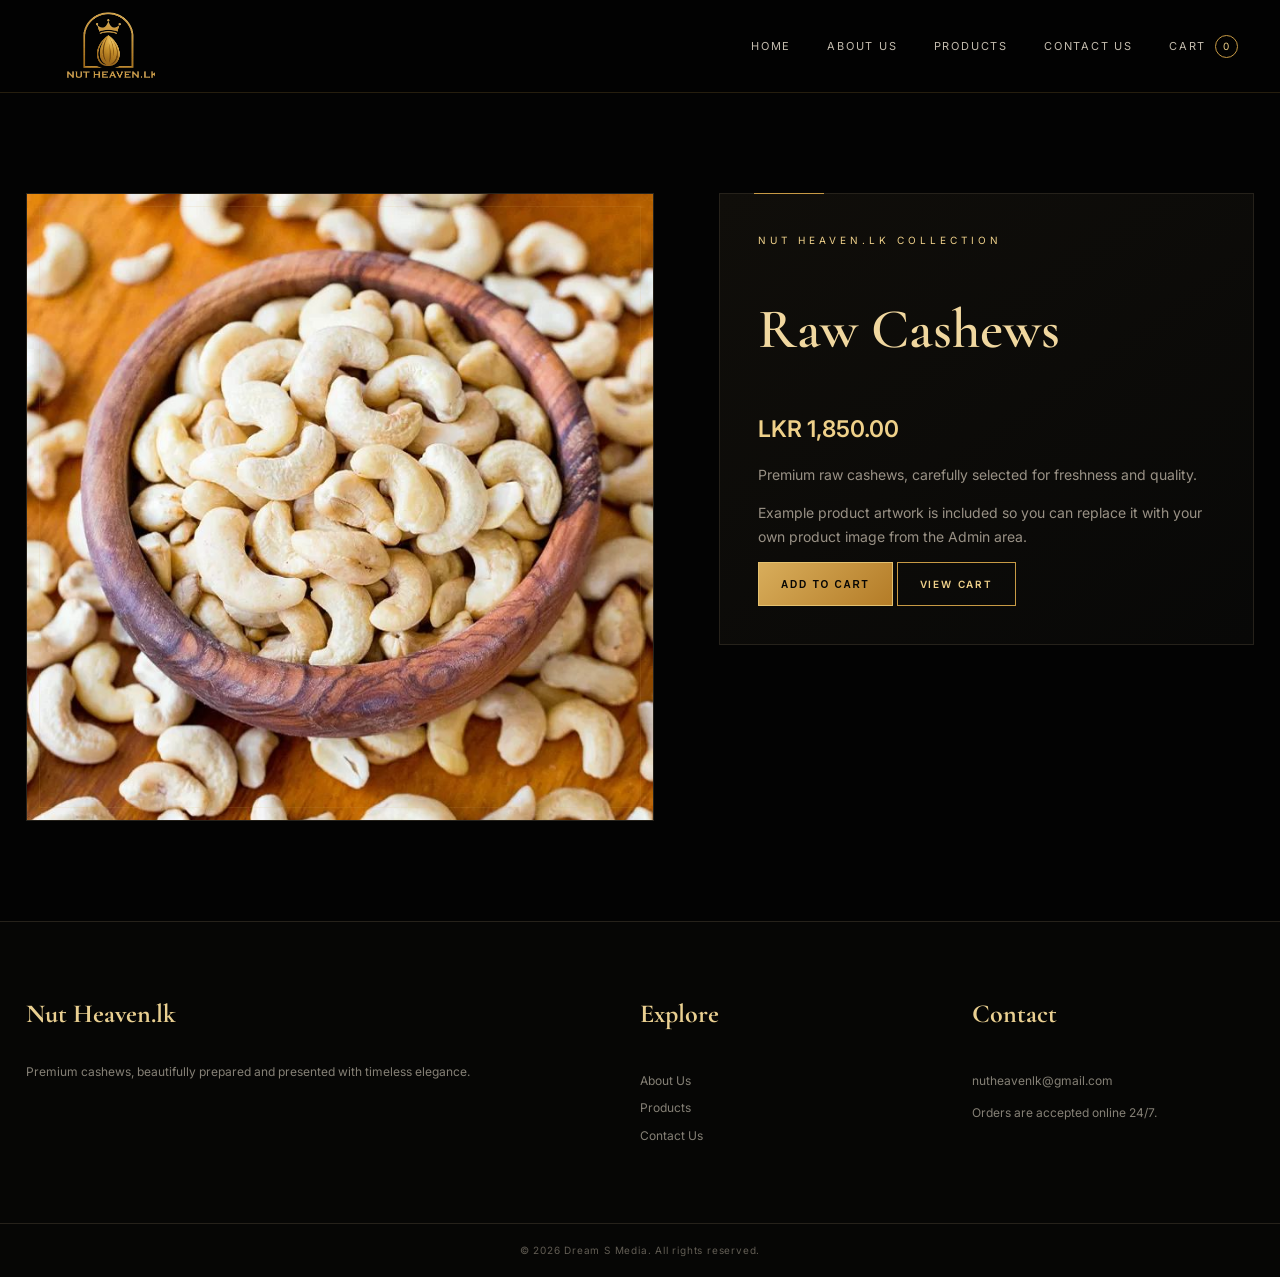
<file: localhost/NutHeavenlk/product681a.html>
<!doctype html>
<html lang="en">

<!-- Mirrored from http://localhost/NutHeavenlk/product.php?id=1 by HTTrack Website Copier/3.x [XR&CO], Tue, 06 Oct 2026 19:03:14 GMT -->
<!-- Added by HTTrack --><meta http-equiv="content-type" content="text/html;charset=UTF-8" /><!-- /Added by HTTrack -->
<head>
<meta charset="utf-8">
<meta name="viewport" content="width=device-width,initial-scale=1">
<title>Nut Heaven.lk</title>
<meta name="description" content="Premium cashews by Nut Heaven.lk">
<link rel="stylesheet" href="assets/css/style.css">
</head>
<body>
<header class="site-header">
  <div class="nav-wrap">
    <a class="brand" href="index.html"><img src="assets/images/logo-premium.png" alt="Nut Heaven.lk logo"></a>
    <button class="menu-toggle" aria-label="Open menu">☰</button>
    <nav class="main-nav">
      <a class="" href="index.html">Home</a>
      <a class="" href="about.html">About Us</a>
      <a class="" href="products.html">Products</a>
      <a class="" href="contact.html">Contact Us</a>
      <a class="cart-link " href="cart.html">Cart <span>0</span></a>
    </nav>
  </div>
</header>
<main>
<section class="section"><div class="two-col">
<div class="product-image" style="border:1px solid var(--line)"><img src="assets/images/products/raw-cashews.jpg" alt="Raw Cashews"></div>
<div class="luxury-panel"><div class="eyebrow">Nut Heaven.lk Collection</div><h1 style="font:600 56px 'Cormorant Garamond',serif;color:#f0d79f">Raw Cashews</h1><div class="price" style="font-size:23px">LKR 1,850.00</div><p>Premium raw cashews, carefully selected for freshness and quality.</p><p class="small">Example product artwork is included so you can replace it with your own product image from the Admin area.</p><button class="btn gold" data-add-cart="1">Add to Cart</button> <a class="btn" href="cart.html">View Cart</a></div>
</div></section>

</main>
<footer class="footer">
  <div class="footer-grid">
    <div><h3>Nut Heaven.lk</h3><p>Premium cashews, beautifully prepared and presented with timeless elegance.</p></div>
    <div><h4>Explore</h4><a href="about.html">About Us</a><a href="products.html">Products</a><a href="contact.html">Contact Us</a></div>
    <div><h4>Contact</h4><a href="mailto:nutheavenlk@gmail.com">nutheavenlk@gmail.com</a><p>Orders are accepted online 24/7.</p></div>
  </div>
  <div class="footer-bottom">© 2026 Dream S Media. All rights reserved.</div>
</footer>
<script src="assets/js/app.js"></script>
</body>
<!-- Mirrored from http://localhost/NutHeavenlk/product.php?id=1 by HTTrack Website Copier/3.x [XR&CO], Tue, 06 Oct 2026 19:03:14 GMT -->
</html>
</file>
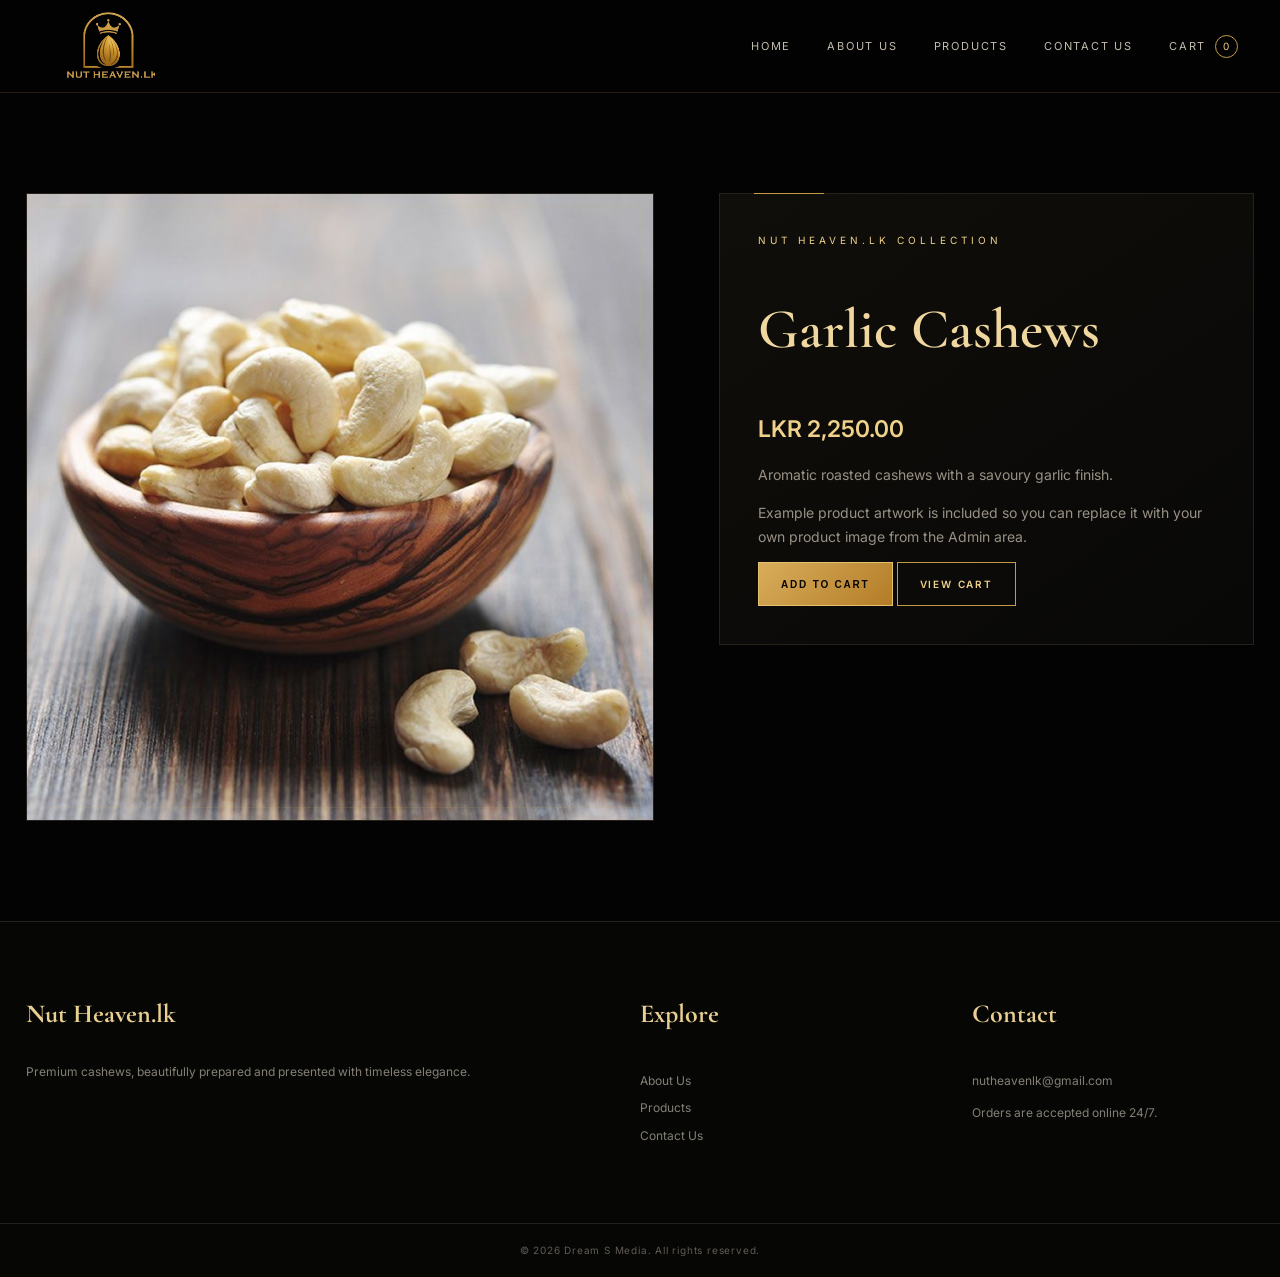
<file: localhost/NutHeavenlk/product8803.html>
<!doctype html>
<html lang="en">

<!-- Mirrored from http://localhost/NutHeavenlk/product.php?id=7 by HTTrack Website Copier/3.x [XR&CO], Tue, 06 Oct 2026 19:03:13 GMT -->
<!-- Added by HTTrack --><meta http-equiv="content-type" content="text/html;charset=UTF-8" /><!-- /Added by HTTrack -->
<head>
<meta charset="utf-8">
<meta name="viewport" content="width=device-width,initial-scale=1">
<title>Nut Heaven.lk</title>
<meta name="description" content="Premium cashews by Nut Heaven.lk">
<link rel="stylesheet" href="assets/css/style.css">
</head>
<body>
<header class="site-header">
  <div class="nav-wrap">
    <a class="brand" href="index.html"><img src="assets/images/logo-premium.png" alt="Nut Heaven.lk logo"></a>
    <button class="menu-toggle" aria-label="Open menu">☰</button>
    <nav class="main-nav">
      <a class="" href="index.html">Home</a>
      <a class="" href="about.html">About Us</a>
      <a class="" href="products.html">Products</a>
      <a class="" href="contact.html">Contact Us</a>
      <a class="cart-link " href="cart.html">Cart <span>0</span></a>
    </nav>
  </div>
</header>
<main>
<section class="section"><div class="two-col">
<div class="product-image" style="border:1px solid var(--line)"><img src="assets/images/products/garlic-cashews.jpg" alt="Garlic Cashews"></div>
<div class="luxury-panel"><div class="eyebrow">Nut Heaven.lk Collection</div><h1 style="font:600 56px 'Cormorant Garamond',serif;color:#f0d79f">Garlic Cashews</h1><div class="price" style="font-size:23px">LKR 2,250.00</div><p>Aromatic roasted cashews with a savoury garlic finish.</p><p class="small">Example product artwork is included so you can replace it with your own product image from the Admin area.</p><button class="btn gold" data-add-cart="7">Add to Cart</button> <a class="btn" href="cart.html">View Cart</a></div>
</div></section>

</main>
<footer class="footer">
  <div class="footer-grid">
    <div><h3>Nut Heaven.lk</h3><p>Premium cashews, beautifully prepared and presented with timeless elegance.</p></div>
    <div><h4>Explore</h4><a href="about.html">About Us</a><a href="products.html">Products</a><a href="contact.html">Contact Us</a></div>
    <div><h4>Contact</h4><a href="mailto:nutheavenlk@gmail.com">nutheavenlk@gmail.com</a><p>Orders are accepted online 24/7.</p></div>
  </div>
  <div class="footer-bottom">© 2026 Dream S Media. All rights reserved.</div>
</footer>
<script src="assets/js/app.js"></script>
</body>
<!-- Mirrored from http://localhost/NutHeavenlk/product.php?id=7 by HTTrack Website Copier/3.x [XR&CO], Tue, 06 Oct 2026 19:03:13 GMT -->
</html>
</file>
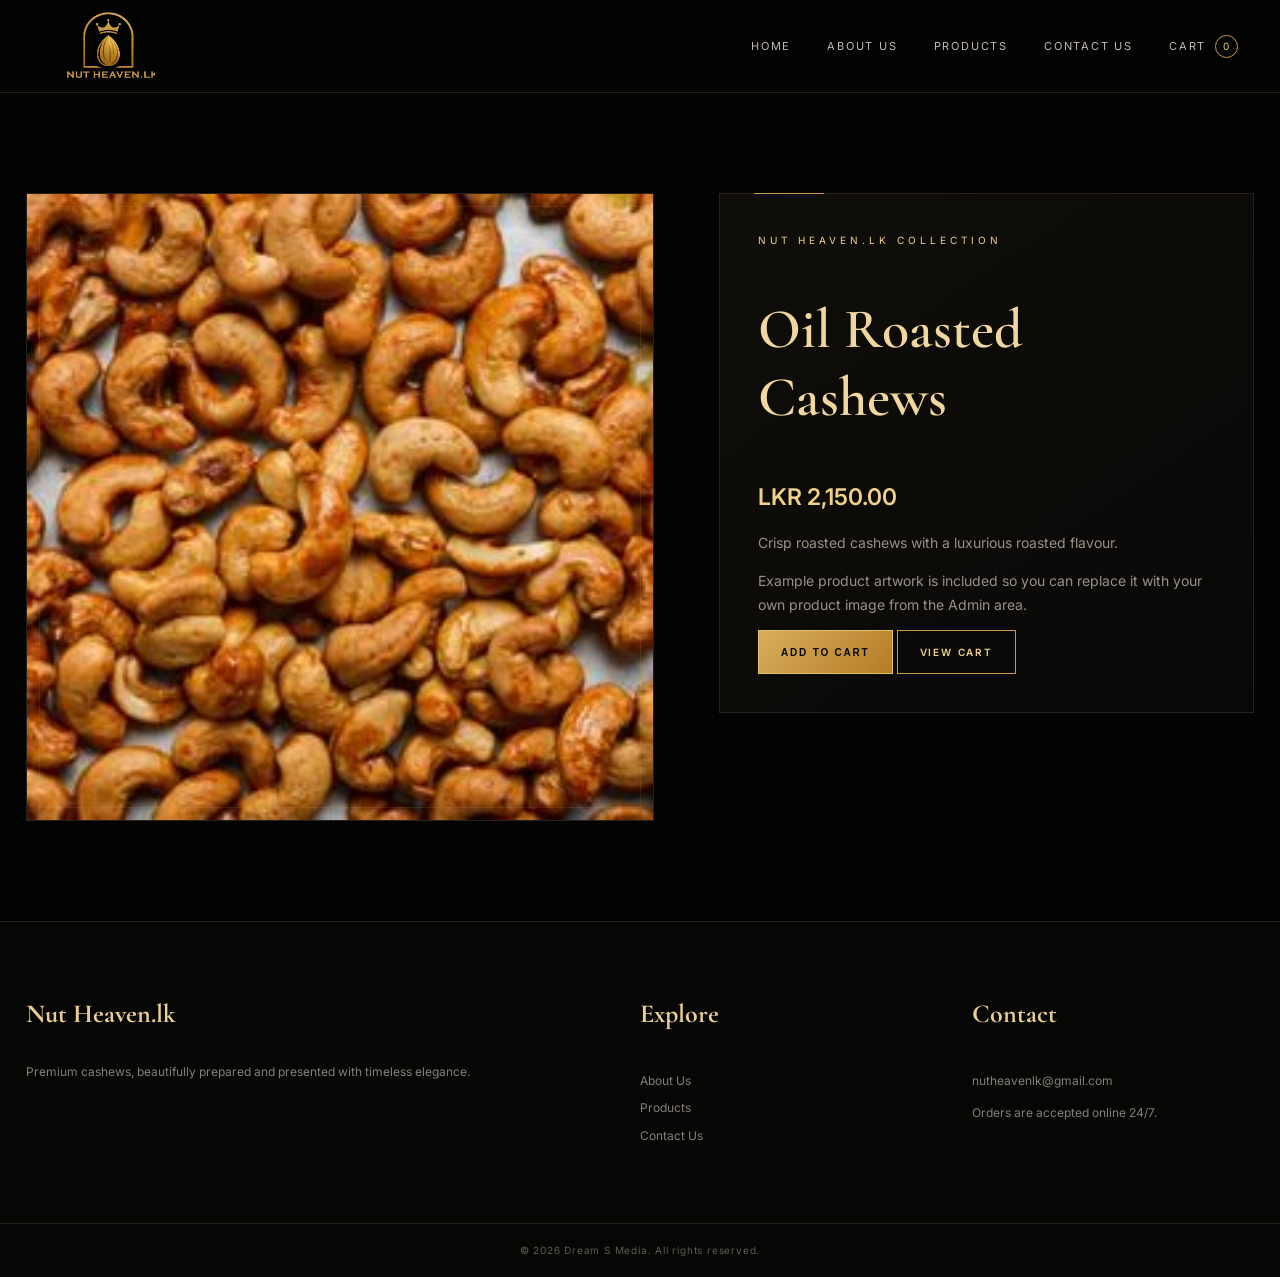
<file: localhost/NutHeavenlk/productd61c.html>
<!doctype html>
<html lang="en">

<!-- Mirrored from http://localhost/NutHeavenlk/product.php?id=5 by HTTrack Website Copier/3.x [XR&CO], Tue, 06 Oct 2026 19:03:13 GMT -->
<!-- Added by HTTrack --><meta http-equiv="content-type" content="text/html;charset=UTF-8" /><!-- /Added by HTTrack -->
<head>
<meta charset="utf-8">
<meta name="viewport" content="width=device-width,initial-scale=1">
<title>Nut Heaven.lk</title>
<meta name="description" content="Premium cashews by Nut Heaven.lk">
<link rel="stylesheet" href="assets/css/style.css">
</head>
<body>
<header class="site-header">
  <div class="nav-wrap">
    <a class="brand" href="index.html"><img src="assets/images/logo-premium.png" alt="Nut Heaven.lk logo"></a>
    <button class="menu-toggle" aria-label="Open menu">☰</button>
    <nav class="main-nav">
      <a class="" href="index.html">Home</a>
      <a class="" href="about.html">About Us</a>
      <a class="" href="products.html">Products</a>
      <a class="" href="contact.html">Contact Us</a>
      <a class="cart-link " href="cart.html">Cart <span>0</span></a>
    </nav>
  </div>
</header>
<main>
<section class="section"><div class="two-col">
<div class="product-image" style="border:1px solid var(--line)"><img src="assets/images/products/oil-roasted-cashews.jpg" alt="Oil Roasted Cashews"></div>
<div class="luxury-panel"><div class="eyebrow">Nut Heaven.lk Collection</div><h1 style="font:600 56px 'Cormorant Garamond',serif;color:#f0d79f">Oil Roasted Cashews</h1><div class="price" style="font-size:23px">LKR 2,150.00</div><p>Crisp roasted cashews with a luxurious roasted flavour.</p><p class="small">Example product artwork is included so you can replace it with your own product image from the Admin area.</p><button class="btn gold" data-add-cart="5">Add to Cart</button> <a class="btn" href="cart.html">View Cart</a></div>
</div></section>

</main>
<footer class="footer">
  <div class="footer-grid">
    <div><h3>Nut Heaven.lk</h3><p>Premium cashews, beautifully prepared and presented with timeless elegance.</p></div>
    <div><h4>Explore</h4><a href="about.html">About Us</a><a href="products.html">Products</a><a href="contact.html">Contact Us</a></div>
    <div><h4>Contact</h4><a href="mailto:nutheavenlk@gmail.com">nutheavenlk@gmail.com</a><p>Orders are accepted online 24/7.</p></div>
  </div>
  <div class="footer-bottom">© 2026 Dream S Media. All rights reserved.</div>
</footer>
<script src="assets/js/app.js"></script>
</body>
<!-- Mirrored from http://localhost/NutHeavenlk/product.php?id=5 by HTTrack Website Copier/3.x [XR&CO], Tue, 06 Oct 2026 19:03:14 GMT -->
</html>
</file>
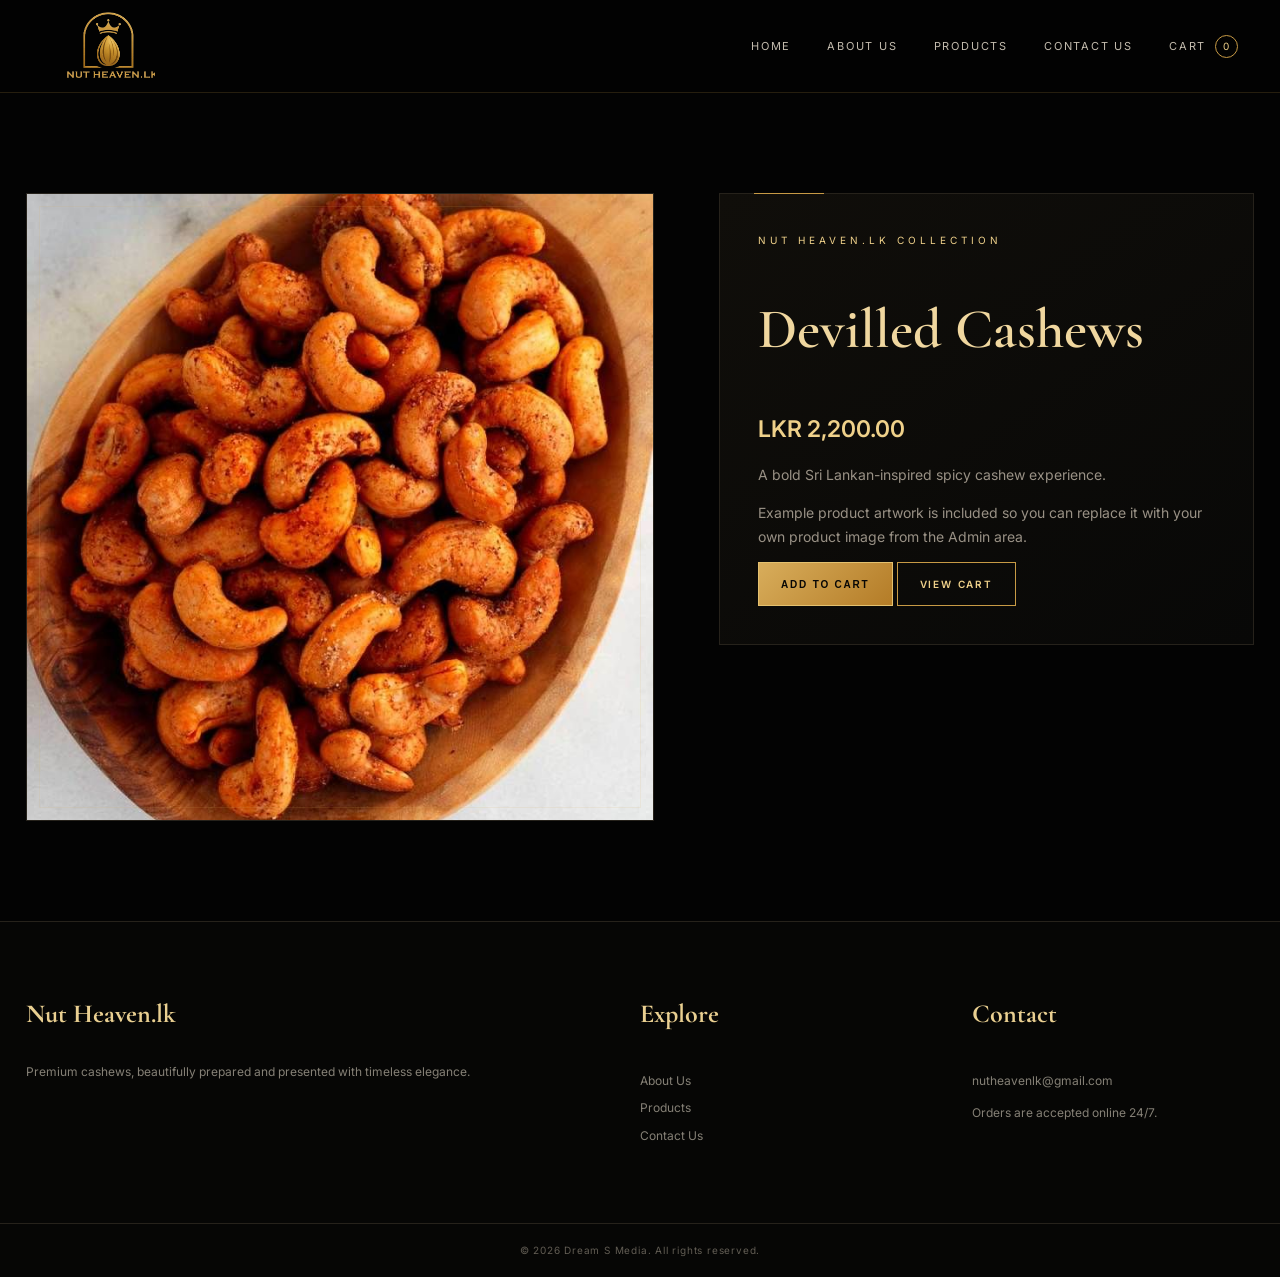
<file: localhost/NutHeavenlk/productd708.html>
<!doctype html>
<html lang="en">

<!-- Mirrored from http://localhost/NutHeavenlk/product.php?id=3 by HTTrack Website Copier/3.x [XR&CO], Tue, 06 Oct 2026 19:03:14 GMT -->
<!-- Added by HTTrack --><meta http-equiv="content-type" content="text/html;charset=UTF-8" /><!-- /Added by HTTrack -->
<head>
<meta charset="utf-8">
<meta name="viewport" content="width=device-width,initial-scale=1">
<title>Nut Heaven.lk</title>
<meta name="description" content="Premium cashews by Nut Heaven.lk">
<link rel="stylesheet" href="assets/css/style.css">
</head>
<body>
<header class="site-header">
  <div class="nav-wrap">
    <a class="brand" href="index.html"><img src="assets/images/logo-premium.png" alt="Nut Heaven.lk logo"></a>
    <button class="menu-toggle" aria-label="Open menu">☰</button>
    <nav class="main-nav">
      <a class="" href="index.html">Home</a>
      <a class="" href="about.html">About Us</a>
      <a class="" href="products.html">Products</a>
      <a class="" href="contact.html">Contact Us</a>
      <a class="cart-link " href="cart.html">Cart <span>0</span></a>
    </nav>
  </div>
</header>
<main>
<section class="section"><div class="two-col">
<div class="product-image" style="border:1px solid var(--line)"><img src="assets/images/products/devilled-cashews.jpg" alt="Devilled Cashews"></div>
<div class="luxury-panel"><div class="eyebrow">Nut Heaven.lk Collection</div><h1 style="font:600 56px 'Cormorant Garamond',serif;color:#f0d79f">Devilled Cashews</h1><div class="price" style="font-size:23px">LKR 2,200.00</div><p>A bold Sri Lankan-inspired spicy cashew experience.</p><p class="small">Example product artwork is included so you can replace it with your own product image from the Admin area.</p><button class="btn gold" data-add-cart="3">Add to Cart</button> <a class="btn" href="cart.html">View Cart</a></div>
</div></section>

</main>
<footer class="footer">
  <div class="footer-grid">
    <div><h3>Nut Heaven.lk</h3><p>Premium cashews, beautifully prepared and presented with timeless elegance.</p></div>
    <div><h4>Explore</h4><a href="about.html">About Us</a><a href="products.html">Products</a><a href="contact.html">Contact Us</a></div>
    <div><h4>Contact</h4><a href="mailto:nutheavenlk@gmail.com">nutheavenlk@gmail.com</a><p>Orders are accepted online 24/7.</p></div>
  </div>
  <div class="footer-bottom">© 2026 Dream S Media. All rights reserved.</div>
</footer>
<script src="assets/js/app.js"></script>
</body>
<!-- Mirrored from http://localhost/NutHeavenlk/product.php?id=3 by HTTrack Website Copier/3.x [XR&CO], Tue, 06 Oct 2026 19:03:14 GMT -->
</html>
</file>
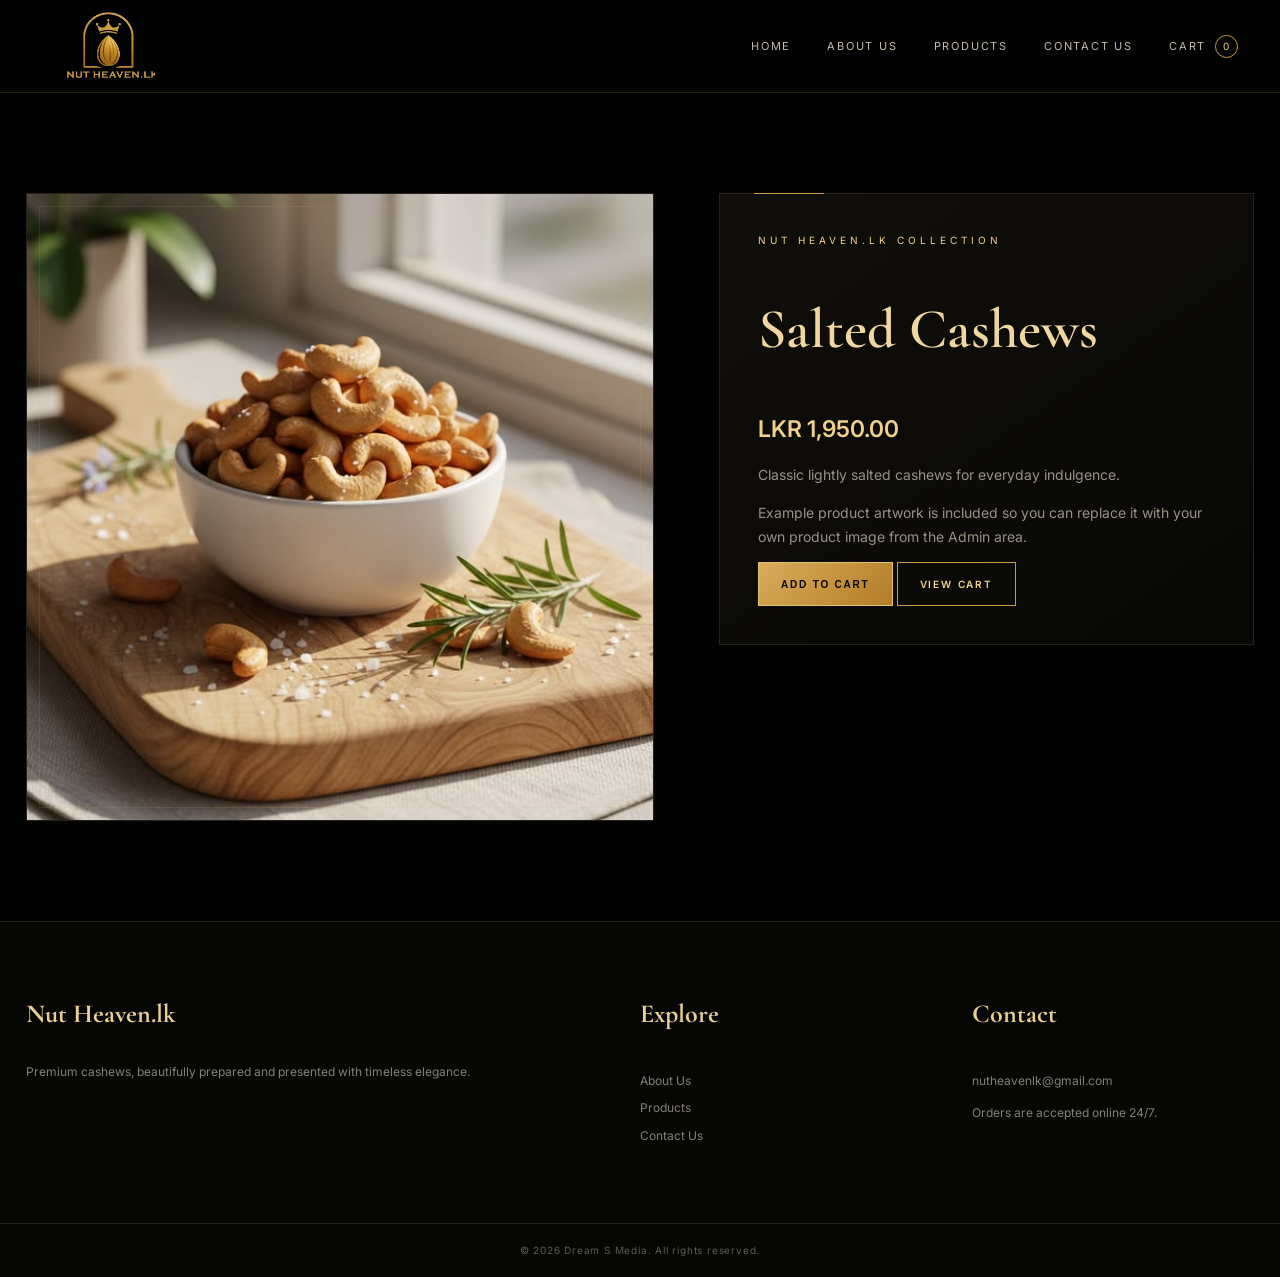
<file: localhost/NutHeavenlk/productdcfd.html>
<!doctype html>
<html lang="en">

<!-- Mirrored from http://localhost/NutHeavenlk/product.php?id=4 by HTTrack Website Copier/3.x [XR&CO], Tue, 06 Oct 2026 19:03:14 GMT -->
<!-- Added by HTTrack --><meta http-equiv="content-type" content="text/html;charset=UTF-8" /><!-- /Added by HTTrack -->
<head>
<meta charset="utf-8">
<meta name="viewport" content="width=device-width,initial-scale=1">
<title>Nut Heaven.lk</title>
<meta name="description" content="Premium cashews by Nut Heaven.lk">
<link rel="stylesheet" href="assets/css/style.css">
</head>
<body>
<header class="site-header">
  <div class="nav-wrap">
    <a class="brand" href="index.html"><img src="assets/images/logo-premium.png" alt="Nut Heaven.lk logo"></a>
    <button class="menu-toggle" aria-label="Open menu">☰</button>
    <nav class="main-nav">
      <a class="" href="index.html">Home</a>
      <a class="" href="about.html">About Us</a>
      <a class="" href="products.html">Products</a>
      <a class="" href="contact.html">Contact Us</a>
      <a class="cart-link " href="cart.html">Cart <span>0</span></a>
    </nav>
  </div>
</header>
<main>
<section class="section"><div class="two-col">
<div class="product-image" style="border:1px solid var(--line)"><img src="assets/images/products/salted-cashews.jpg" alt="Salted Cashews"></div>
<div class="luxury-panel"><div class="eyebrow">Nut Heaven.lk Collection</div><h1 style="font:600 56px 'Cormorant Garamond',serif;color:#f0d79f">Salted Cashews</h1><div class="price" style="font-size:23px">LKR 1,950.00</div><p>Classic lightly salted cashews for everyday indulgence.</p><p class="small">Example product artwork is included so you can replace it with your own product image from the Admin area.</p><button class="btn gold" data-add-cart="4">Add to Cart</button> <a class="btn" href="cart.html">View Cart</a></div>
</div></section>

</main>
<footer class="footer">
  <div class="footer-grid">
    <div><h3>Nut Heaven.lk</h3><p>Premium cashews, beautifully prepared and presented with timeless elegance.</p></div>
    <div><h4>Explore</h4><a href="about.html">About Us</a><a href="products.html">Products</a><a href="contact.html">Contact Us</a></div>
    <div><h4>Contact</h4><a href="mailto:nutheavenlk@gmail.com">nutheavenlk@gmail.com</a><p>Orders are accepted online 24/7.</p></div>
  </div>
  <div class="footer-bottom">© 2026 Dream S Media. All rights reserved.</div>
</footer>
<script src="assets/js/app.js"></script>
</body>
<!-- Mirrored from http://localhost/NutHeavenlk/product.php?id=4 by HTTrack Website Copier/3.x [XR&CO], Tue, 06 Oct 2026 19:03:14 GMT -->
</html>
</file>
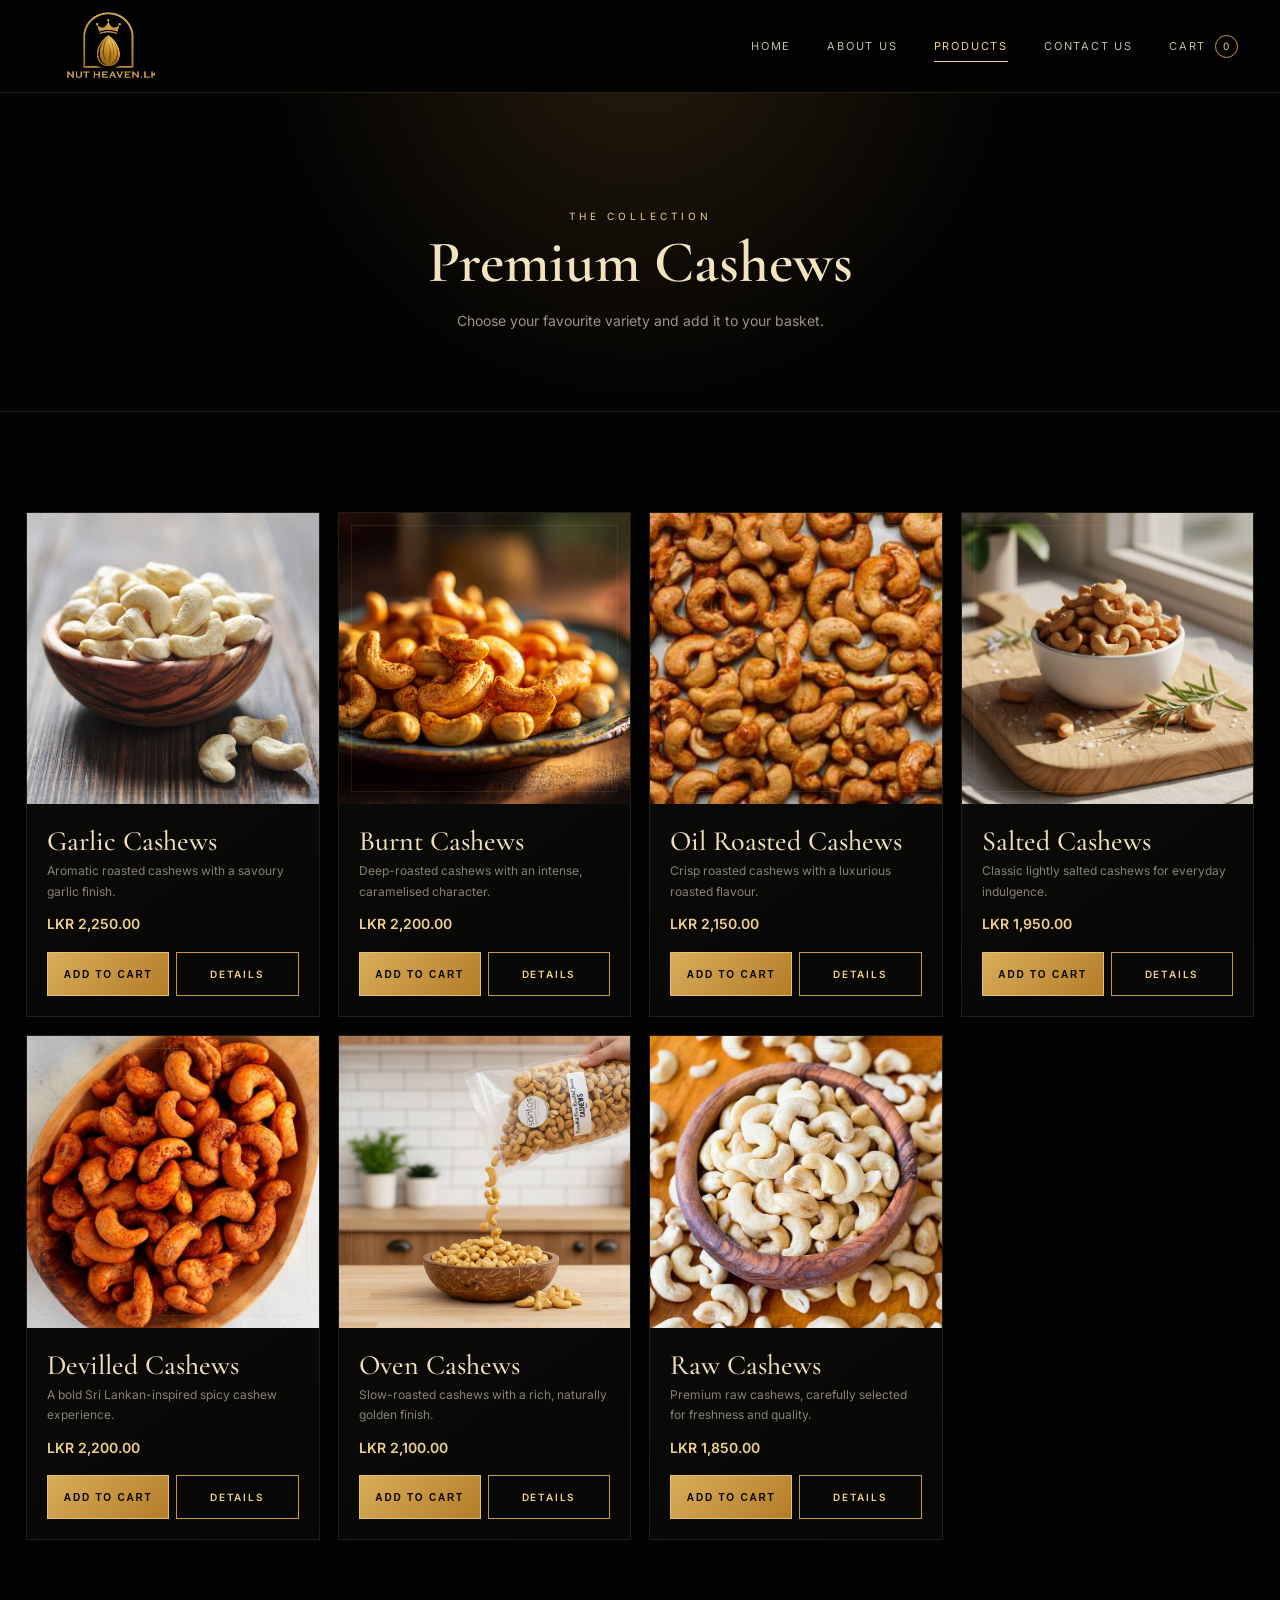
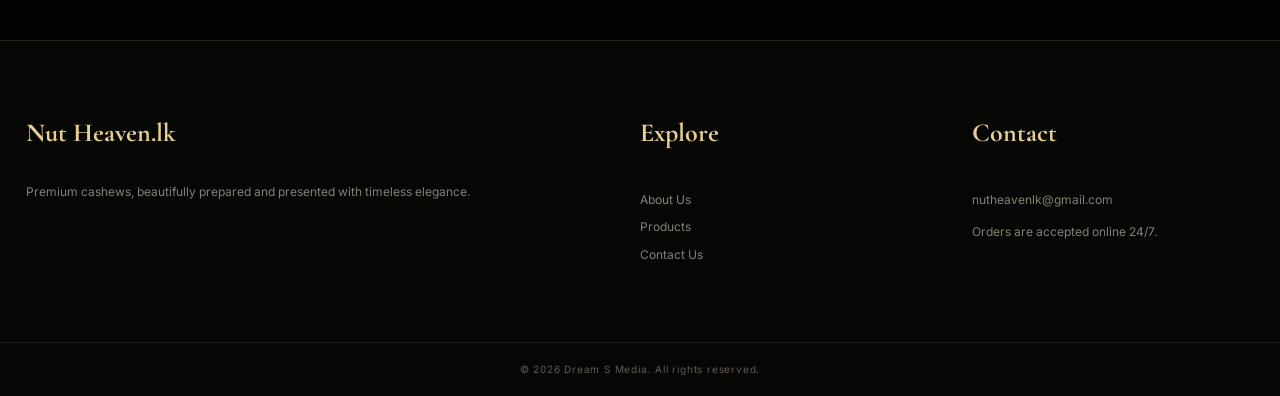
<file: localhost/NutHeavenlk/products.html>
<!doctype html>
<html lang="en">

<!-- Mirrored from http://localhost/NutHeavenlk/products.php by HTTrack Website Copier/3.x [XR&CO], Tue, 06 Oct 2026 18:51:56 GMT -->
<!-- Added by HTTrack --><meta http-equiv="content-type" content="text/html;charset=UTF-8" /><!-- /Added by HTTrack -->
<head>
<meta charset="utf-8">
<meta name="viewport" content="width=device-width,initial-scale=1">
<title>Products | Nut Heaven.lk</title>
<meta name="description" content="Premium cashews by Nut Heaven.lk">
<link rel="stylesheet" href="assets/css/style.css">
</head>
<body>
<header class="site-header">
  <div class="nav-wrap">
    <a class="brand" href="index.html"><img src="assets/images/logo-premium.png" alt="Nut Heaven.lk logo"></a>
    <button class="menu-toggle" aria-label="Open menu">☰</button>
    <nav class="main-nav">
      <a class="" href="index.html">Home</a>
      <a class="" href="about.html">About Us</a>
      <a class="active" href="products.html">Products</a>
      <a class="" href="contact.html">Contact Us</a>
      <a class="cart-link " href="cart.html">Cart <span>0</span></a>
    </nav>
  </div>
</header>
<main>
<section class="page-hero"><div class="eyebrow">The Collection</div><h1>Premium Cashews</h1><p>Choose your favourite variety and add it to your basket.</p></section>
<section class="section"><div class="product-grid">
<article class="product-card"><a href="product8803.html?id=7"><div class="product-image"><img src="assets/images/products/garlic-cashews.jpg" alt="Garlic Cashews"></div></a><div class="product-info"><h3>Garlic Cashews</h3><p>Aromatic roasted cashews with a savoury garlic finish.</p><div class="price">LKR 2,250.00</div><div class="product-actions"><button class="btn gold" data-add-cart="7">Add to Cart</button><a class="btn" href="product8803.html?id=7">Details</a></div></div></article><article class="product-card"><a href="product3a9f.html?id=6"><div class="product-image"><img src="assets/images/products/burnt-cashews.jpg" alt="Burnt Cashews"></div></a><div class="product-info"><h3>Burnt Cashews</h3><p>Deep-roasted cashews with an intense, caramelised character.</p><div class="price">LKR 2,200.00</div><div class="product-actions"><button class="btn gold" data-add-cart="6">Add to Cart</button><a class="btn" href="product3a9f.html?id=6">Details</a></div></div></article><article class="product-card"><a href="productd61c.html?id=5"><div class="product-image"><img src="assets/images/products/oil-roasted-cashews.jpg" alt="Oil Roasted Cashews"></div></a><div class="product-info"><h3>Oil Roasted Cashews</h3><p>Crisp roasted cashews with a luxurious roasted flavour.</p><div class="price">LKR 2,150.00</div><div class="product-actions"><button class="btn gold" data-add-cart="5">Add to Cart</button><a class="btn" href="productd61c.html?id=5">Details</a></div></div></article><article class="product-card"><a href="productdcfd.html?id=4"><div class="product-image"><img src="assets/images/products/salted-cashews.jpg" alt="Salted Cashews"></div></a><div class="product-info"><h3>Salted Cashews</h3><p>Classic lightly salted cashews for everyday indulgence.</p><div class="price">LKR 1,950.00</div><div class="product-actions"><button class="btn gold" data-add-cart="4">Add to Cart</button><a class="btn" href="productdcfd.html?id=4">Details</a></div></div></article><article class="product-card"><a href="productd708.html?id=3"><div class="product-image"><img src="assets/images/products/devilled-cashews.jpg" alt="Devilled Cashews"></div></a><div class="product-info"><h3>Devilled Cashews</h3><p>A bold Sri Lankan-inspired spicy cashew experience.</p><div class="price">LKR 2,200.00</div><div class="product-actions"><button class="btn gold" data-add-cart="3">Add to Cart</button><a class="btn" href="productd708.html?id=3">Details</a></div></div></article><article class="product-card"><a href="product0b30.html?id=2"><div class="product-image"><img src="assets/images/products/oven-cashews.jpg" alt="Oven Cashews"></div></a><div class="product-info"><h3>Oven Cashews</h3><p>Slow-roasted cashews with a rich, naturally golden finish.</p><div class="price">LKR 2,100.00</div><div class="product-actions"><button class="btn gold" data-add-cart="2">Add to Cart</button><a class="btn" href="product0b30.html?id=2">Details</a></div></div></article><article class="product-card"><a href="product681a.html?id=1"><div class="product-image"><img src="assets/images/products/raw-cashews.jpg" alt="Raw Cashews"></div></a><div class="product-info"><h3>Raw Cashews</h3><p>Premium raw cashews, carefully selected for freshness and quality.</p><div class="price">LKR 1,850.00</div><div class="product-actions"><button class="btn gold" data-add-cart="1">Add to Cart</button><a class="btn" href="product681a.html?id=1">Details</a></div></div></article></div></section>

</main>
<footer class="footer">
  <div class="footer-grid">
    <div><h3>Nut Heaven.lk</h3><p>Premium cashews, beautifully prepared and presented with timeless elegance.</p></div>
    <div><h4>Explore</h4><a href="about.html">About Us</a><a href="products.html">Products</a><a href="contact.html">Contact Us</a></div>
    <div><h4>Contact</h4><a href="mailto:nutheavenlk@gmail.com">nutheavenlk@gmail.com</a><p>Orders are accepted online 24/7.</p></div>
  </div>
  <div class="footer-bottom">© 2026 Dream S Media. All rights reserved.</div>
</footer>
<script src="assets/js/app.js"></script>
</body>
<!-- Mirrored from http://localhost/NutHeavenlk/products.php by HTTrack Website Copier/3.x [XR&CO], Tue, 06 Oct 2026 18:51:56 GMT -->
</html>
</file>
<file: localhost/NutHeavenlk/assets/css/style.css>
@import url('https://fonts.googleapis.com/css2?family=Cormorant+Garamond:wght@400;500;600;700&family=Inter:wght@400;500;600;700&display=swap');

:root{
 --black:#030303;--black2:#070706;--panel:#0c0b09;--panel2:#11100d;
 --gold:#c79a45;--gold2:#efd18a;--gold3:#a87525;--cream:#f3e4c0;
 --muted:#9b9387;--muted2:#6f685e;--line:#26221b;--line2:#3a3020;
 --white:#f7f2e8;--ok:#86c997;--danger:#d77a7a;
}
*{box-sizing:border-box}
html{scroll-behavior:smooth}
body{margin:0;background:var(--black);color:var(--white);font-family:Inter,Arial,sans-serif;line-height:1.7}
body:before{content:"";position:fixed;inset:0;pointer-events:none;z-index:999;background:linear-gradient(90deg,rgba(255,255,255,.012) 1px,transparent 1px);background-size:80px 80px;opacity:.15}
a{color:inherit;text-decoration:none}
img{max-width:100%;display:block}

.site-header{
 position:sticky;top:0;z-index:50;background:rgba(3,3,3,.88);
 backdrop-filter:blur(18px);border-bottom:1px solid rgba(199,154,69,.18)
}
.nav-wrap{max-width:1280px;margin:auto;display:flex;align-items:center;justify-content:space-between;padding:10px 26px}
.brand{display:flex;align-items:center}
.brand img{width:165px;height:72px;object-fit:contain}
.main-nav{display:flex;gap:4px;align-items:center}
.main-nav a{position:relative;padding:14px 16px;color:#c4bcae;font-size:11px;letter-spacing:1.8px;text-transform:uppercase}
.main-nav a:after{content:"";position:absolute;left:16px;right:16px;bottom:7px;height:1px;background:var(--gold2);transform:scaleX(0);transform-origin:center;transition:.25s}
.main-nav a:hover,.main-nav a.active{color:var(--gold2)}
.main-nav a:hover:after,.main-nav a.active:after{transform:scaleX(1)}
.cart-link span{display:inline-flex;min-width:23px;height:23px;padding:0 6px;align-items:center;justify-content:center;border:1px solid var(--gold);border-radius:50%;color:var(--gold2);font-size:10px;margin-left:4px}
.menu-toggle{display:none;background:none;border:0;color:var(--gold2);font-size:25px}

.hero{position:relative;overflow:hidden;border-bottom:1px solid rgba(199,154,69,.12)}
.slides{position:relative;height:min(680px,78vh);min-height:540px}
.slide{position:absolute;inset:0;background-size:cover;background-position:center;opacity:0;transition:opacity .75s ease;display:flex;align-items:center}
.slide.active{opacity:1}
.slide:before{content:"";position:absolute;inset:0;background:linear-gradient(90deg,rgba(3,3,3,.12),rgba(3,3,3,.02) 65%,rgba(3,3,3,.2))}
.slide-content{position:relative;z-index:2;max-width:1280px;width:100%;margin:auto;padding:50px 26px}
.hero .eyebrow{margin-bottom:18px}
.eyebrow{font-size:10px;letter-spacing:4px;color:var(--gold2);text-transform:uppercase}
.hero h1{font:600 clamp(52px,6.2vw,92px)/.86 "Cormorant Garamond",Georgia,serif;max-width:760px;margin:0 0 24px;color:var(--cream);text-shadow:0 4px 25px rgba(0,0,0,.4)}
.hero p{max-width:600px;color:#c6bcae;font-size:16px;margin:0 0 28px}
.hero-rule{width:70px;height:1px;background:var(--gold);margin:0 0 25px}
.btn{display:inline-flex;align-items:center;justify-content:center;border:1px solid var(--gold);padding:12px 22px;border-radius:0;text-transform:uppercase;letter-spacing:1.8px;font-size:10px;font-weight:600;cursor:pointer;background:transparent;color:var(--gold2);transition:.25s;min-height:44px}
.btn:hover{background:var(--gold);color:#090806;box-shadow:0 10px 35px rgba(199,154,69,.13)}
.btn.gold{background:linear-gradient(135deg,#d8ad5b,#b47c27);border-color:#e4c16f;color:#080705}
.btn.gold:hover{background:linear-gradient(135deg,#efd18a,#c79036)}
.slider-nav{position:absolute;z-index:5;left:26px;bottom:28px;display:flex;gap:7px}
.dot{width:42px;height:2px;background:#50483b;border:0;cursor:pointer;padding:0}
.dot.active{background:var(--gold2)}
.slider-arrows{position:absolute;right:26px;bottom:20px;z-index:5;display:flex;gap:7px}
.slider-arrows button{width:45px;height:45px;background:rgba(0,0,0,.48);border:1px solid rgba(212,170,93,.45);color:var(--gold2);cursor:pointer;font-size:17px}
.slider-arrows button:hover{background:#b7832d;color:#090806}

.section{max-width:1280px;margin:auto;padding:100px 26px}
.section-head{text-align:center;max-width:780px;margin:0 auto 52px}
.section-head h2,.page-hero h1{font:600 clamp(42px,4.6vw,68px)/.95 "Cormorant Garamond",Georgia,serif;color:var(--cream);margin:10px 0 18px}
.section-head p{color:var(--muted);font-size:14px}
.gold-line{width:54px;height:1px;background:var(--gold);margin:22px auto}
.feature-grid{display:grid;grid-template-columns:repeat(3,1fr);gap:1px;background:var(--line)}
.feature-card{padding:40px 34px;background:linear-gradient(145deg,#0e0d0b,#070706);min-height:215px;position:relative}
.feature-card:before{content:"";position:absolute;top:0;left:0;width:35px;height:1px;background:var(--gold)}
.feature-card .icon{font-size:23px;color:var(--gold2)}
.feature-card h3{font:500 30px "Cormorant Garamond",Georgia,serif;margin:11px 0;color:#e9ce8e}
.feature-card p{color:#8f887d;font-size:13px;margin:0}

.product-grid{display:grid;grid-template-columns:repeat(4,1fr);gap:18px}
.product-card{background:linear-gradient(145deg,#0c0b09,#070706);border:1px solid #211d17;overflow:hidden;position:relative;transition:.3s}
.product-card:hover{border-color:#715526;transform:translateY(-3px);box-shadow:0 20px 55px rgba(0,0,0,.35)}
.product-image{aspect-ratio:1/1;background:#080807;overflow:hidden;position:relative}
.product-image:after{content:"";position:absolute;inset:12px;border:1px solid rgba(213,173,91,.12);pointer-events:none}
.product-image img{width:100%;height:100%;object-fit:cover;transition:.45s}
.product-card:hover .product-image img{transform:scale(1.025)}
.product-info{padding:20px}
.product-info h3{font:500 28px "Cormorant Garamond",Georgia,serif;margin:0 0 3px;color:#efe0bb}
.product-info p{color:#888176;font-size:12px;min-height:42px;margin:0 0 9px}
.price{color:var(--gold2);font-weight:600;font-size:14px}
.product-actions{display:flex;gap:7px;margin-top:16px}
.product-actions .btn{padding:9px 10px;flex:1}

.page-hero{padding:115px 26px 78px;text-align:center;border-bottom:1px solid var(--line);background:radial-gradient(circle at 50% -20%,#251b0b,transparent 50%)}
.page-hero p{color:var(--muted);max-width:680px;margin:auto;font-size:14px}
.two-col{display:grid;grid-template-columns:1.08fr .92fr;gap:65px;align-items:start}
.luxury-panel{border:1px solid var(--line);padding:38px;background:linear-gradient(145deg,#100e0a,#080807);position:relative}
.luxury-panel:before{content:"";position:absolute;top:-1px;left:34px;width:70px;height:1px;background:var(--gold)}
.luxury-panel h3{font:500 33px "Cormorant Garamond",Georgia,serif;color:#efd69c;margin-top:0}
.luxury-panel p{color:#999185;font-size:14px}
.form-grid{display:grid;grid-template-columns:1fr 1fr;gap:14px}
.field{display:flex;flex-direction:column;gap:7px}
.field.full{grid-column:1/-1}
.field label{font-size:10px;color:#aaa092;text-transform:uppercase;letter-spacing:1.4px}
.field input,.field textarea,.field select{width:100%;background:#080807;color:#eee;border:1px solid #2b261e;padding:13px;border-radius:0;outline:none;font-family:inherit}
.field input:focus,.field textarea:focus,.field select:focus{border-color:#8f6c31;box-shadow:0 0 0 1px rgba(143,108,49,.15)}
.notice{padding:14px 16px;border:1px solid #4a3b24;background:#171209;color:#d7c49b;margin-bottom:18px;font-size:13px}
.notice.error{border-color:#633838;background:#190d0d;color:#efb5b5}
.notice.success{border-color:#35583e;background:#0c160f;color:#b6dfbe}

.cart-table{width:100%;border-collapse:collapse}
.cart-table th,.cart-table td{padding:15px 8px;border-bottom:1px solid var(--line);text-align:left}
.cart-table th{color:#847b6d;font-size:10px;letter-spacing:1.4px;text-transform:uppercase}
.qty{width:70px}
.summary{border:1px solid var(--line);padding:26px;background:linear-gradient(145deg,#0e0d0b,#080807)}
.summary h3{font:500 29px "Cormorant Garamond",Georgia,serif;color:#e9cf91}
.summary-row{display:flex;justify-content:space-between;padding:8px 0;color:#a7a095;font-size:13px}
.summary-row.total{border-top:1px solid var(--line);margin-top:8px;padding-top:16px;color:#f2d69b;font-size:19px}
.checkout-grid{display:grid;grid-template-columns:1.3fr .7fr;gap:28px}
.bank-box{border:1px solid #594726;padding:22px;background:#120f09;margin-top:18px}
.bank-box strong{color:#e8c978}
.receipt{border:1px solid var(--line);padding:20px}
.empty{text-align:center;padding:75px 25px;border:1px dashed #3a3328;color:#9c9489}

.footer{border-top:1px solid var(--line);background:#060605}
.footer-grid{max-width:1280px;margin:auto;padding:70px 26px;display:grid;grid-template-columns:2fr 1fr 1fr;gap:50px}
.footer h3,.footer h4{font-family:"Cormorant Garamond",Georgia,serif;color:#e9cf91;font-size:26px;margin-top:0}
.footer p,.footer a{color:#858076;font-size:12px}
.footer a{display:block;margin:7px 0}
.footer a:hover{color:var(--gold2)}
.footer-bottom{text-align:center;padding:18px;border-top:1px solid var(--line);color:#625d54;font-size:10px;letter-spacing:.8px}

.admin-wrap{max-width:1220px;margin:auto;padding:50px 24px}
.admin-nav{display:flex;gap:8px;flex-wrap:wrap;margin-bottom:25px}
.admin-card{border:1px solid var(--line);background:#0d0d0c;padding:24px;margin-bottom:20px}
.admin-table{width:100%;border-collapse:collapse}
.admin-table th,.admin-table td{border-bottom:1px solid var(--line);padding:10px;text-align:left;font-size:13px}
.status{display:inline-block;padding:4px 8px;border:1px solid #6a5837;color:#ddc078;font-size:10px;text-transform:uppercase}
.status.confirmed{border-color:#41694a;color:#9bd1a5}
.status.rejected{border-color:#6e3d3d;color:#dc9999}
.small{font-size:11px;color:#837c72}
.login-box{max-width:450px;margin:100px auto;padding:35px;border:1px solid var(--line);background:#0d0d0c}
.login-box h1{text-align:center;font:600 44px "Cormorant Garamond",Georgia,serif;color:#e7c879}
.responsive-table{overflow:auto}
.whatsapp{position:fixed;right:20px;bottom:20px;z-index:40;background:linear-gradient(135deg,#d4aa5d,#b47c27);color:#080706;padding:12px 18px;border-radius:30px;font-size:11px;box-shadow:0 12px 35px rgba(0,0,0,.5)}
.whatsapp:hover{background:#f0cf82}
code{color:#d9bd79}

@media(max-width:900px){
 .main-nav{display:none;position:absolute;top:92px;left:0;right:0;background:#080807;border-bottom:1px solid var(--line);padding:15px;flex-direction:column}
 .main-nav.open{display:flex}.menu-toggle{display:block}
 .feature-grid,.product-grid{grid-template-columns:repeat(2,1fr)}
 .two-col,.checkout-grid{grid-template-columns:1fr}
 .footer-grid{grid-template-columns:1fr 1fr}
 .slides{min-height:570px}
}
@media(max-width:600px){
 .nav-wrap{padding:9px 15px}.brand img{width:140px;height:65px}
 .slide-content{padding:25px 18px}.hero h1{font-size:52px}.hero p{font-size:14px}
 .feature-grid,.product-grid,.form-grid,.footer-grid{grid-template-columns:1fr}
 .section{padding:70px 18px}.page-hero{padding:80px 18px 55px}
 .slider-arrows{right:15px}.slider-nav{left:15px}
 .cart-table th:nth-child(2),.cart-table td:nth-child(2){display:none}
}
\n/* Nut Heaven premium refinements */
.slide{background-size:cover;background-position:center}
.slide-content{max-width:1280px}
.hero h1{letter-spacing:-1px}
.admin-card h2{font-size:34px}
.admin-table img{border:1px solid #3b301f}
</file>
